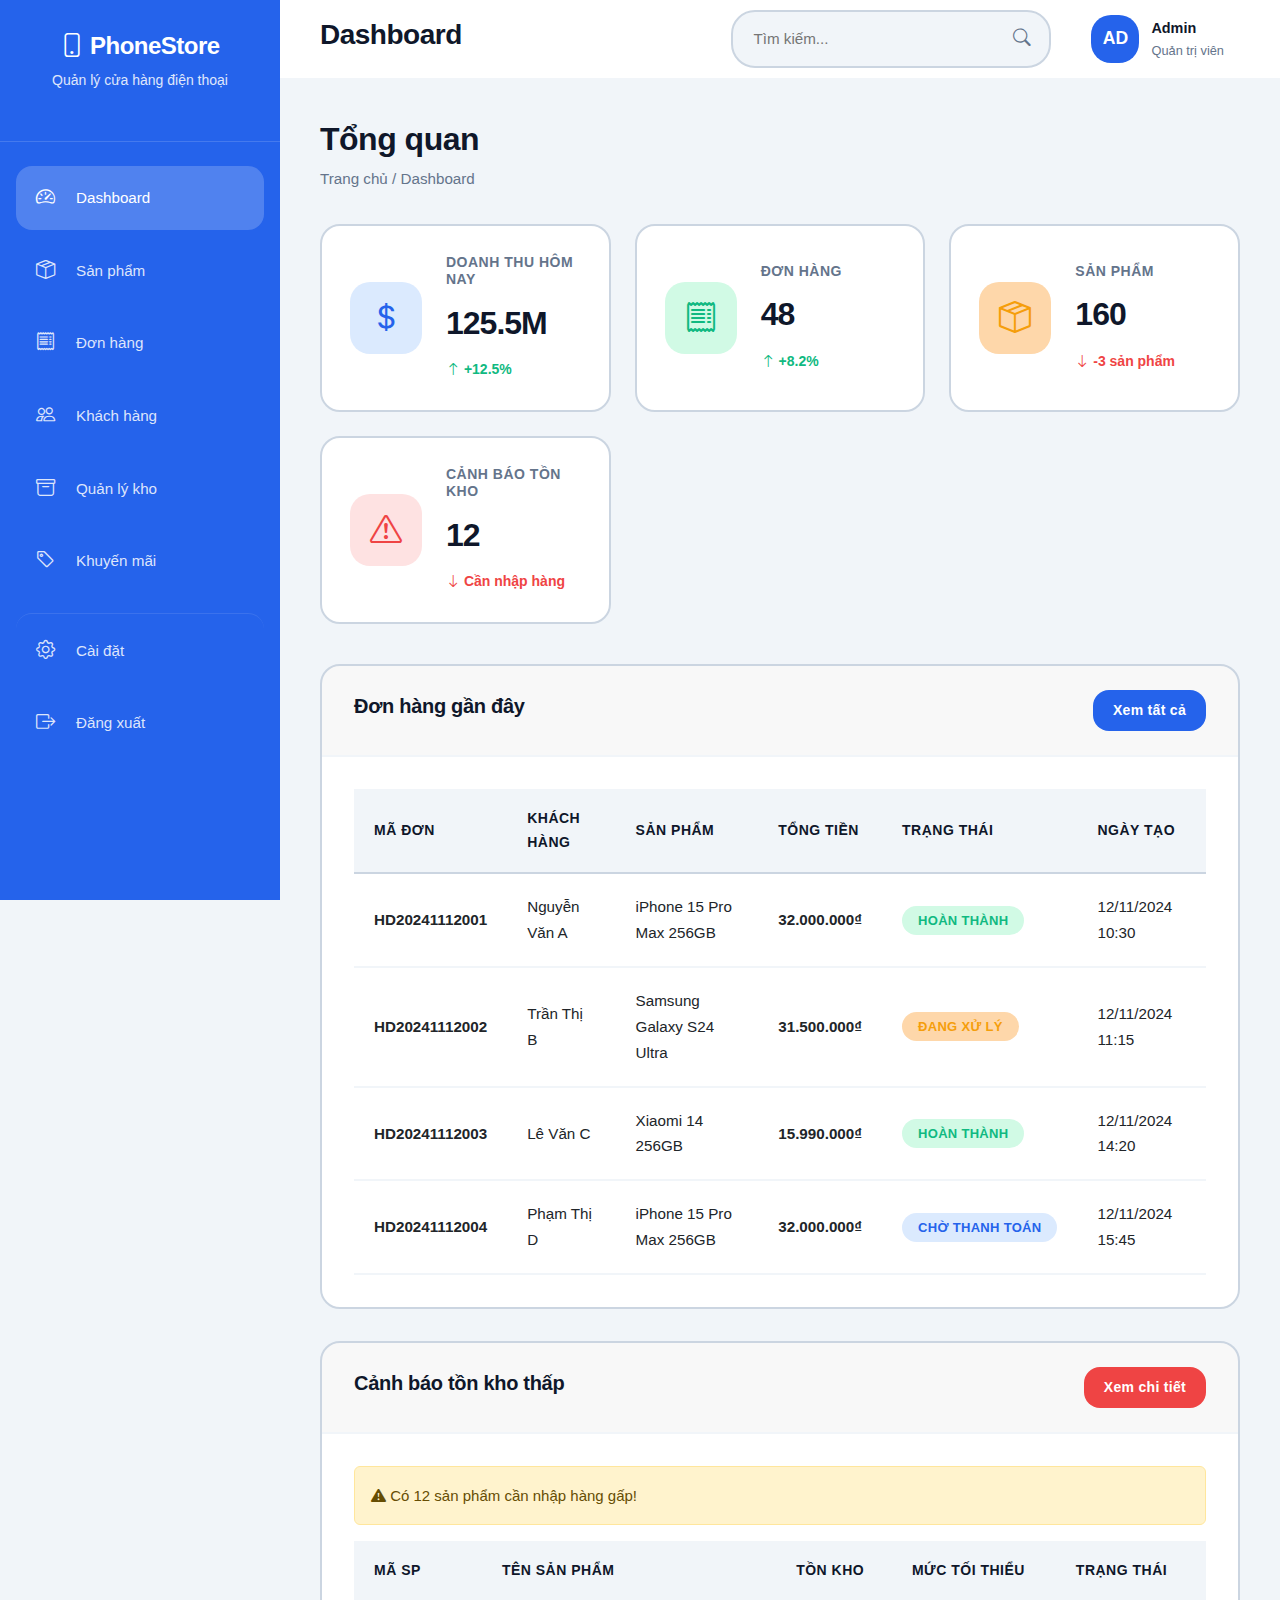
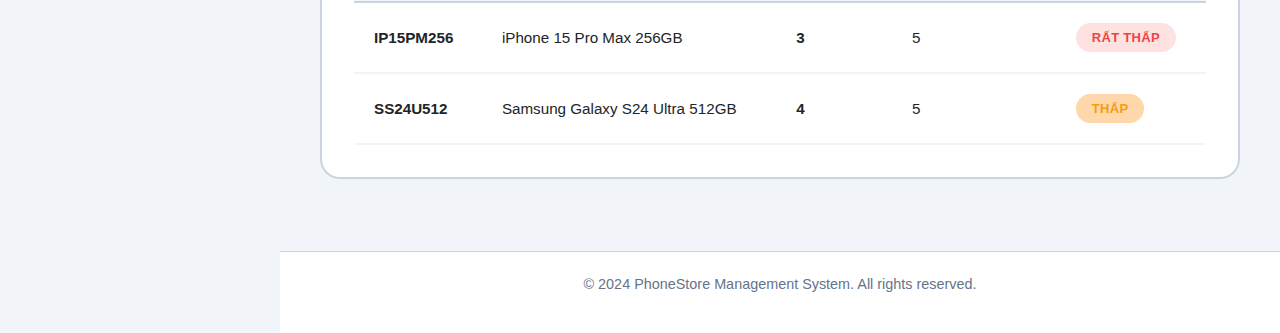
<file: pages/index.html>
<!DOCTYPE html>
<html lang="vi">
<head>
  <meta charset="UTF-8">
  <meta name="viewport" content="width=device-width, initial-scale=1.0">
  <title>Dashboard - PhoneStore Management</title>
  
  <!-- Bootstrap CSS -->
  <link href="https://cdn.jsdelivr.net/npm/bootstrap@5.3.0/dist/css/bootstrap.min.css" rel="stylesheet">
  <!-- Bootstrap Icons -->
  <link rel="stylesheet" href="https://cdn.jsdelivr.net/npm/bootstrap-icons@1.11.0/font/bootstrap-icons.css">
  <!-- Custom CSS -->
  <link rel="stylesheet" href="../assets/css/style.css">
  <link rel="stylesheet" href="../assets/css/components.css">
</head>
<body>
  <div class="wrapper">
    <!-- Sidebar -->
    <aside class="sidebar">
      <div class="sidebar-brand">
        <h3><i class="bi bi-phone"></i> PhoneStore</h3>
        <p>Quản lý cửa hàng điện thoại</p>
      </div>
      <ul class="sidebar-menu">
        <li><a href="index.html" class="active"><i class="bi bi-speedometer2"></i><span>Dashboard</span></a></li>
        <li><a href="products.html"><i class="bi bi-box-seam"></i><span>Sản phẩm</span></a></li>
        <li><a href="orders.html"><i class="bi bi-receipt"></i><span>Đơn hàng</span></a></li>
        <li><a href="customers.html"><i class="bi bi-people"></i><span>Khách hàng</span></a></li>
        <li><a href="inventory.html"><i class="bi bi-archive"></i><span>Quản lý kho</span></a></li>
        <li><a href="promotions.html"><i class="bi bi-tag"></i><span>Khuyến mãi</span></a></li>
        <li><a href="#" style="margin-top: 20px; border-top: 1px solid rgba(255,255,255,0.1); padding-top: 20px;"><i class="bi bi-gear"></i><span>Cài đặt</span></a></li>
        <li><a href="#"><i class="bi bi-box-arrow-right"></i><span>Đăng xuất</span></a></li>
      </ul>
    </aside>

    <!-- Main Content -->
    <div class="main-content">
      <!-- Header -->
      <header class="header">
        <div class="header-left">
          <h2>Dashboard</h2>
        </div>
        <div class="header-right">
          <div class="header-search">
            <input type="text" placeholder="Tìm kiếm...">
            <i class="bi bi-search"></i>
          </div>
          <div class="header-user">
            <div class="user-avatar">AD</div>
            <div class="user-info">
              <div style="font-weight: 600; font-size: 0.9rem;">Admin</div>
              <div style="font-size: 0.8rem; color: var(--secondary);">Quản trị viên</div>
            </div>
          </div>
        </div>
      </header>

      <!-- Content -->
      <div class="content">
        <div class="page-title">
          <h1>Tổng quan</h1>
          <div class="breadcrumb">Trang chủ / Dashboard</div>
        </div>

        <!-- Stats Cards -->
        <div class="stats-grid">
          <div class="stat-card">
            <div class="stat-icon blue">
              <i class="bi bi-currency-dollar"></i>
            </div>
            <div class="stat-info">
              <h4>Doanh thu hôm nay</h4>
              <div class="stat-value">125.5M</div>
              <div class="stat-change up"><i class="bi bi-arrow-up"></i> +12.5%</div>
            </div>
          </div>

          <div class="stat-card">
            <div class="stat-icon green">
              <i class="bi bi-receipt"></i>
            </div>
            <div class="stat-info">
              <h4>Đơn hàng</h4>
              <div class="stat-value">48</div>
              <div class="stat-change up"><i class="bi bi-arrow-up"></i> +8.2%</div>
            </div>
          </div>

          <div class="stat-card">
            <div class="stat-icon orange">
              <i class="bi bi-box-seam"></i>
            </div>
            <div class="stat-info">
              <h4>Sản phẩm</h4>
              <div class="stat-value">160</div>
              <div class="stat-change down"><i class="bi bi-arrow-down"></i> -3 sản phẩm</div>
            </div>
          </div>

          <div class="stat-card">
            <div class="stat-icon red">
              <i class="bi bi-exclamation-triangle"></i>
            </div>
            <div class="stat-info">
              <h4>Cảnh báo tồn kho</h4>
              <div class="stat-value">12</div>
              <div class="stat-change down"><i class="bi bi-arrow-down"></i> Cần nhập hàng</div>
            </div>
          </div>
        </div>

        <!-- Recent Orders -->
        <div class="card">
          <div class="card-header">
            <h3>Đơn hàng gần đây</h3>
            <a href="orders.html" class="btn btn-primary btn-sm">Xem tất cả</a>
          </div>
          <div class="card-body">
            <div class="table-responsive">
              <table>
                <thead>
                  <tr>
                    <th>Mã đơn</th>
                    <th>Khách hàng</th>
                    <th>Sản phẩm</th>
                    <th>Tổng tiền</th>
                    <th>Trạng thái</th>
                    <th>Ngày tạo</th>
                  </tr>
                </thead>
                <tbody>
                  <tr>
                    <td><strong>HD20241112001</strong></td>
                    <td>Nguyễn Văn A</td>
                    <td>iPhone 15 Pro Max 256GB</td>
                    <td><strong>32.000.000₫</strong></td>
                    <td><span class="badge badge-success">Hoàn thành</span></td>
                    <td>12/11/2024 10:30</td>
                  </tr>
                  <tr>
                    <td><strong>HD20241112002</strong></td>
                    <td>Trần Thị B</td>
                    <td>Samsung Galaxy S24 Ultra</td>
                    <td><strong>31.500.000₫</strong></td>
                    <td><span class="badge badge-warning">Đang xử lý</span></td>
                    <td>12/11/2024 11:15</td>
                  </tr>
                  <tr>
                    <td><strong>HD20241112003</strong></td>
                    <td>Lê Văn C</td>
                    <td>Xiaomi 14 256GB</td>
                    <td><strong>15.990.000₫</strong></td>
                    <td><span class="badge badge-success">Hoàn thành</span></td>
                    <td>12/11/2024 14:20</td>
                  </tr>
                  <tr>
                    <td><strong>HD20241112004</strong></td>
                    <td>Phạm Thị D</td>
                    <td>iPhone 15 Pro Max 256GB</td>
                    <td><strong>32.000.000₫</strong></td>
                    <td><span class="badge badge-primary">Chờ thanh toán</span></td>
                    <td>12/11/2024 15:45</td>
                  </tr>
                </tbody>
              </table>
            </div>
          </div>
        </div>

        <!-- Low Stock Alert -->
        <div class="card">
          <div class="card-header">
            <h3>Cảnh báo tồn kho thấp</h3>
            <a href="inventory.html" class="btn btn-danger btn-sm">Xem chi tiết</a>
          </div>
          <div class="card-body">
            <div class="alert alert-warning">
              <i class="bi bi-exclamation-triangle-fill"></i>
              <span>Có 12 sản phẩm cần nhập hàng gấp!</span>
            </div>
            <div class="table-responsive">
              <table>
                <thead>
                  <tr>
                    <th>Mã SP</th>
                    <th>Tên sản phẩm</th>
                    <th>Tồn kho</th>
                    <th>Mức tối thiểu</th>
                    <th>Trạng thái</th>
                  </tr>
                </thead>
                <tbody>
                  <tr>
                    <td><strong>IP15PM256</strong></td>
                    <td>iPhone 15 Pro Max 256GB</td>
                    <td><strong>3</strong></td>
                    <td>5</td>
                    <td><span class="badge badge-danger">Rất thấp</span></td>
                  </tr>
                  <tr>
                    <td><strong>SS24U512</strong></td>
                    <td>Samsung Galaxy S24 Ultra 512GB</td>
                    <td><strong>4</strong></td>
                    <td>5</td>
                    <td><span class="badge badge-warning">Thấp</span></td>
                  </tr>
                </tbody>
              </table>
            </div>
          </div>
        </div>
      </div>

      <!-- Footer -->
      <footer style="background: white; padding: 20px 30px; text-align: center; border-top: 1px solid var(--border); margin-top: auto;">
        <p style="color: var(--secondary); font-size: 0.9rem;">
          &copy; 2024 PhoneStore Management System. All rights reserved.
        </p>
      </footer>
    </div>
  </div>

  <!-- Bootstrap JS -->
  <script src="https://cdn.jsdelivr.net/npm/bootstrap@5.3.0/dist/js/bootstrap.bundle.min.js"></script>
  <!-- Custom JS -->
  <script src="../assets/js/main.js"></script>
</body>
</html>
</file>
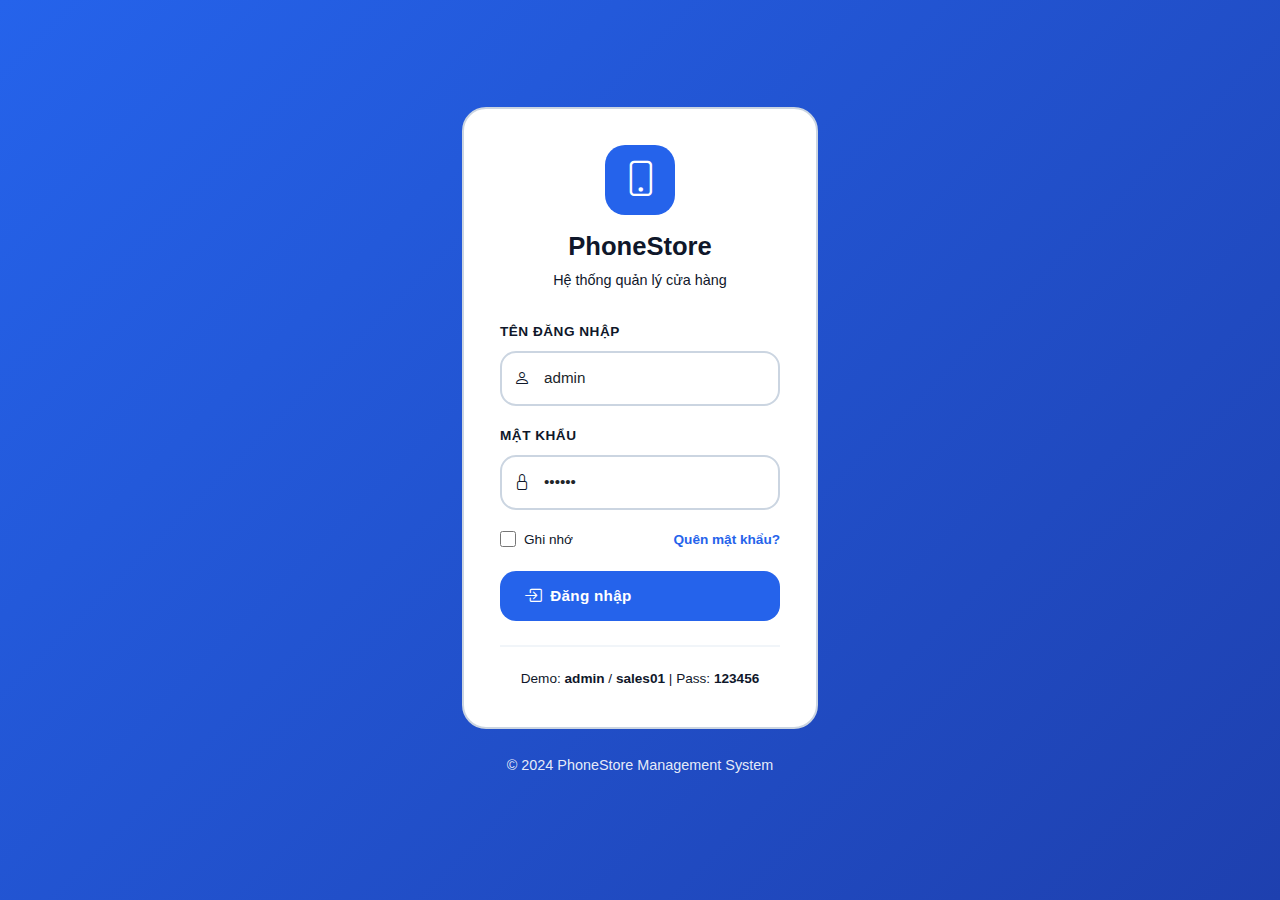
<file: login.html>
<!DOCTYPE html>
<html lang="vi">
<head>
  <meta charset="UTF-8">
  <meta name="viewport" content="width=device-width, initial-scale=1.0">
  <title>Đăng nhập - PhoneStore Management</title>
  <link href="https://cdn.jsdelivr.net/npm/bootstrap@5.3.0/dist/css/bootstrap.min.css" rel="stylesheet">
  <link rel="stylesheet" href="https://cdn.jsdelivr.net/npm/bootstrap-icons@1.11.0/font/bootstrap-icons.css">
  <link rel="stylesheet" href="assets/css/style.css">
</head>
<body style="background: linear-gradient(135deg, var(--primary) 0%, var(--primary-dark) 100%); min-height: 100vh; display: flex; align-items: center; justify-content: center;">
  
  <div class="container">
    <div class="row justify-content-center">
      <div class="col-md-5 col-lg-4">
        
        <!-- Login Card -->
        <div style="background: var(--white); border-radius: var(--radius-xl); padding: 36px; border: 2px solid var(--border);">
          
          <!-- Logo & Title -->
          <div style="text-align: center; margin-bottom: 28px;">
            <div style="width: 70px; height: 70px; background: var(--primary); border-radius: var(--radius-lg); display: flex; align-items: center; justify-content: center; margin: 0 auto 16px; font-size: 2.2rem; color: white;">
              <i class="bi bi-phone"></i>
            </div>
            <h1 style="font-size: 1.6rem; font-weight: 700; color: var(--dark); margin-bottom: 6px;">PhoneStore</h1>
            <p style="color: var(--text-muted); font-size: 0.9rem; font-weight: 500;">Hệ thống quản lý cửa hàng</p>
          </div>

          <!-- Login Form -->
          <form action="pages/index.html" method="get">
            
            <!-- Username -->
            <div class="form-group" style="margin-bottom: 18px;">
              <label for="username" style="margin-bottom: 8px; font-size: 0.85rem;">Tên đăng nhập</label>
              <div style="position: relative;">
                <input 
                  type="text" 
                  id="username" 
                  name="username" 
                  class="form-control" 
                  placeholder="admin hoặc sales01"
                  required
                  style="padding-left: 42px;"
                  value="admin"
                >
                <i class="bi bi-person" style="position: absolute; left: 14px; top: 50%; transform: translateY(-50%); color: var(--text-muted); font-size: 1rem;"></i>
              </div>
            </div>

            <!-- Password -->
            <div class="form-group" style="margin-bottom: 18px;">
              <label for="password" style="margin-bottom: 8px; font-size: 0.85rem;">Mật khẩu</label>
              <div style="position: relative;">
                <input 
                  type="password" 
                  id="password" 
                  name="password" 
                  class="form-control" 
                  placeholder="123456"
                  required
                  style="padding-left: 42px;"
                  value="123456"
                >
                <i class="bi bi-lock" style="position: absolute; left: 14px; top: 50%; transform: translateY(-50%); color: var(--text-muted); font-size: 1rem;"></i>
              </div>
            </div>

            <!-- Remember Me & Forgot -->
            <div style="display: flex; align-items: center; justify-content: space-between; margin-bottom: 20px;">
              <label style="display: flex; align-items: center; gap: 8px; cursor: pointer; margin: 0;">
                <input type="checkbox" name="remember" style="width: 16px; height: 16px; cursor: pointer;">
                <span style="font-size: 0.85rem; color: var(--dark); font-weight: 500;">Ghi nhớ</span>
              </label>
              <a href="#" style="font-size: 0.85rem; color: var(--primary); text-decoration: none; font-weight: 600;">Quên mật khẩu?</a>
            </div>

            <!-- Login Button -->
            <button type="submit" class="btn btn-primary" style="width: 100%; padding: 12px 24px; font-size: 0.95rem; font-weight: 700;">
              <i class="bi bi-box-arrow-in-right" style="font-size: 1.1rem;"></i>
              <span>Đăng nhập</span>
            </button>

          </form>

          <!-- Demo Info -->
          <div style="margin-top: 24px; padding-top: 20px; border-top: 2px solid var(--light); text-align: center;">
            <p style="color: var(--text-muted); font-size: 0.85rem; margin: 0;">
              Demo: <strong style="color: var(--dark);">admin</strong> / <strong style="color: var(--dark);">sales01</strong> | Pass: <strong style="color: var(--dark);">123456</strong>
            </p>
          </div>

        </div>

        <!-- Footer -->
        <p style="text-align: center; margin-top: 24px; color: rgba(255,255,255,0.9); font-size: 0.9rem; font-weight: 500;">
          &copy; 2024 PhoneStore Management System
        </p>

      </div>
    </div>
  </div>

  <script src="https://cdn.jsdelivr.net/npm/bootstrap@5.3.0/dist/js/bootstrap.bundle.min.js"></script>
</body>
</html>
</file>
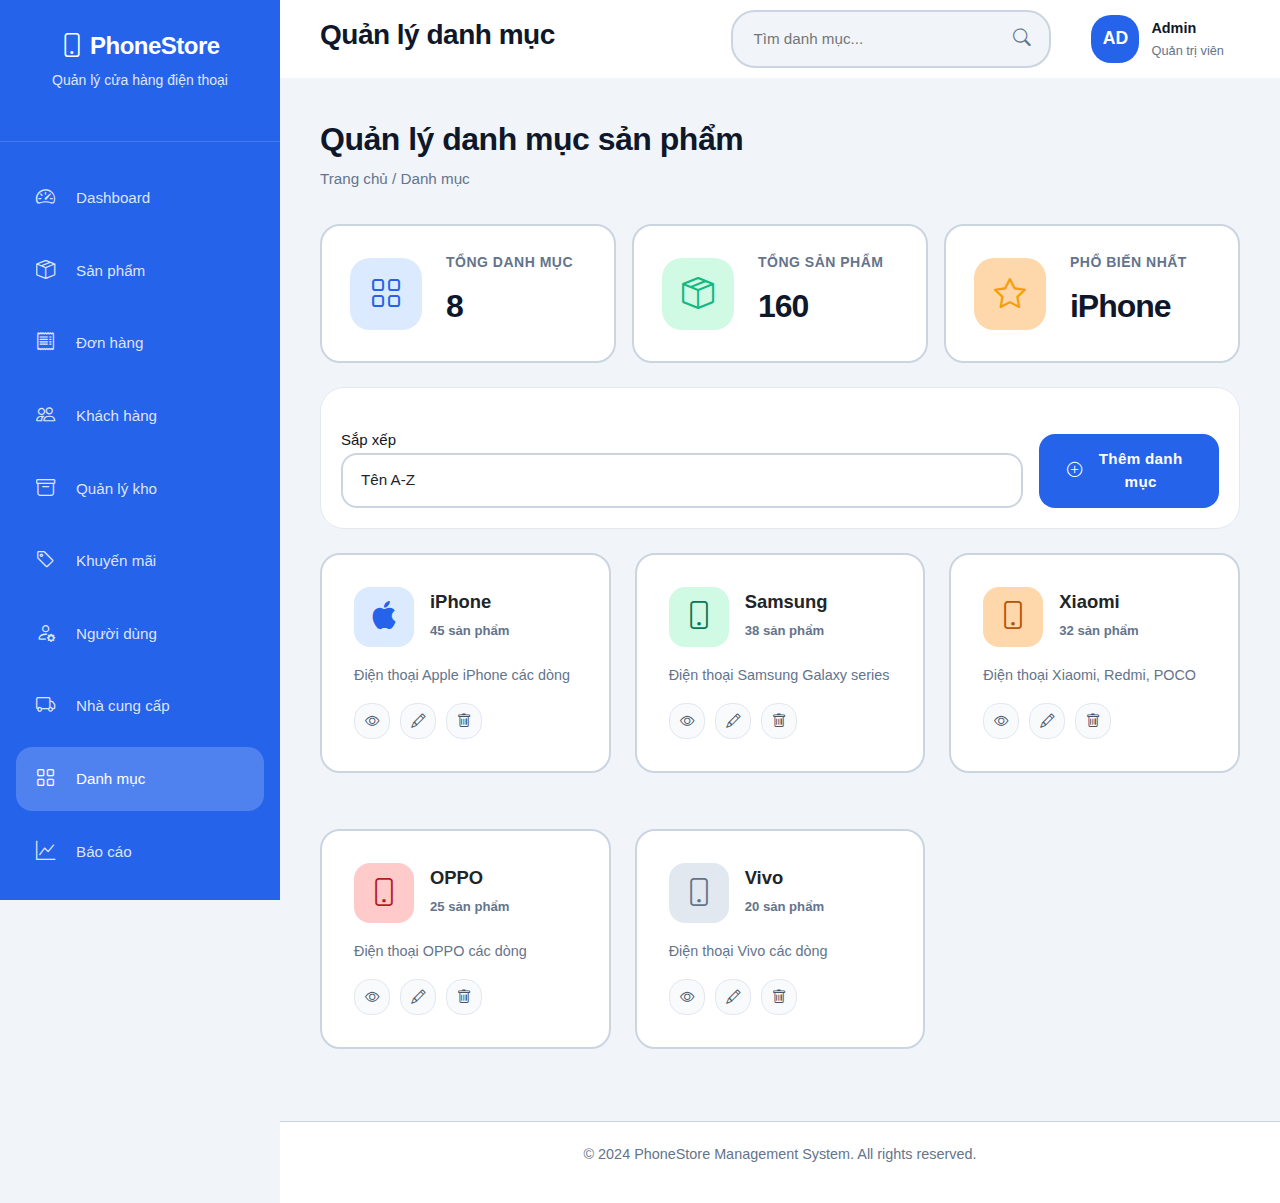
<file: pages/categories.html>
<!DOCTYPE html>
<html lang="vi">
<head>
  <meta charset="UTF-8">
  <meta name="viewport" content="width=device-width, initial-scale=1.0">
  <title>Quản lý danh mục - PhoneStore</title>
  <link href="https://cdn.jsdelivr.net/npm/bootstrap@5.3.0/dist/css/bootstrap.min.css" rel="stylesheet">
  <link rel="stylesheet" href="https://cdn.jsdelivr.net/npm/bootstrap-icons@1.11.0/font/bootstrap-icons.css">
  <link rel="stylesheet" href="../assets/css/style.css">
  <link rel="stylesheet" href="../assets/css/components.css">
</head>
<body>
  <div class="wrapper">
    <aside class="sidebar">
      <div class="sidebar-brand">
        <h3><i class="bi bi-phone"></i> PhoneStore</h3>
        <p>Quản lý cửa hàng điện thoại</p>
      </div>
      <ul class="sidebar-menu">
        <li><a href="index.html"><i class="bi bi-speedometer2"></i><span>Dashboard</span></a></li>
        <li><a href="products.html"><i class="bi bi-box-seam"></i><span>Sản phẩm</span></a></li>
        <li><a href="orders.html"><i class="bi bi-receipt"></i><span>Đơn hàng</span></a></li>
        <li><a href="customers.html"><i class="bi bi-people"></i><span>Khách hàng</span></a></li>
        <li><a href="inventory.html"><i class="bi bi-archive"></i><span>Quản lý kho</span></a></li>
        <li><a href="promotions.html"><i class="bi bi-tag"></i><span>Khuyến mãi</span></a></li>
        <li class="menu-divider"><a href="users.html"><i class="bi bi-person-gear"></i><span>Người dùng</span></a></li>
        <li><a href="suppliers.html"><i class="bi bi-truck"></i><span>Nhà cung cấp</span></a></li>
        <li><a href="categories.html" class="active"><i class="bi bi-grid"></i><span>Danh mục</span></a></li>
        <li><a href="reports.html"><i class="bi bi-graph-up"></i><span>Báo cáo</span></a></li>
        <li><a href="#"><i class="bi bi-box-arrow-right"></i><span>Đăng xuất</span></a></li>
      </ul>
    </aside>

    <div class="main-content">
      <header class="header">
        <div class="header-left">
          <h2>Quản lý danh mục</h2>
        </div>
        <div class="header-right">
          <div class="header-search">
            <input type="text" placeholder="Tìm danh mục...">
            <i class="bi bi-search"></i>
          </div>
          <div class="header-user">
            <div class="user-avatar">AD</div>
            <div class="user-info">
              <div style="font-weight: 600; font-size: 0.9rem;">Admin</div>
              <div style="font-size: 0.8rem; color: var(--text-muted);">Quản trị viên</div>
            </div>
          </div>
        </div>
      </header>

      <div class="content">
        <div class="page-title">
          <h1>Quản lý danh mục sản phẩm</h1>
          <div class="breadcrumb">Trang chủ / Danh mục</div>
        </div>

        <!-- Stats -->
        <div class="row g-3 mb-4">
          <div class="col-md-4">
            <div class="stat-card">
              <div class="stat-icon blue">
                <i class="bi bi-grid"></i>
              </div>
              <div class="stat-info">
                <h4>Tổng danh mục</h4>
                <div class="stat-value">8</div>
              </div>
            </div>
          </div>
          <div class="col-md-4">
            <div class="stat-card">
              <div class="stat-icon green">
                <i class="bi bi-box-seam"></i>
              </div>
              <div class="stat-info">
                <h4>Tổng sản phẩm</h4>
                <div class="stat-value">160</div>
              </div>
            </div>
          </div>
          <div class="col-md-4">
            <div class="stat-card">
              <div class="stat-icon orange">
                <i class="bi bi-star"></i>
              </div>
              <div class="stat-info">
                <h4>Phổ biến nhất</h4>
                <div class="stat-value">iPhone</div>
              </div>
            </div>
          </div>
        </div>

        <!-- Filter -->
        <div class="filter-bar">
          <div class="filter-row">
            <div class="filter-group">
              <label>Sắp xếp</label>
              <select class="form-control">
                <option>Tên A-Z</option>
                <option>Tên Z-A</option>
                <option>Nhiều sản phẩm nhất</option>
                <option>Ít sản phẩm nhất</option>
              </select>
            </div>
            <div class="filter-group" style="flex: 0;">
              <label>&nbsp;</label>
              <button class="btn btn-primary">
                <i class="bi bi-plus-circle"></i> Thêm danh mục
              </button>
            </div>
          </div>
        </div>

        <!-- Categories Grid -->
        <div class="row g-4">
          <div class="col-md-6 col-lg-4">
            <div class="card">
              <div class="card-body">
                <div style="display: flex; align-items: center; gap: 16px; margin-bottom: 16px;">
                  <div style="width: 60px; height: 60px; background: #dbeafe; border-radius: var(--radius-md); display: flex; align-items: center; justify-content: center; font-size: 1.75rem; color: var(--primary);">
                    <i class="bi bi-apple"></i>
                  </div>
                  <div style="flex: 1;">
                    <h4 style="font-size: 1.15rem; font-weight: 700; margin-bottom: 4px;">iPhone</h4>
                    <small style="color: var(--text-muted); font-weight: 600;">45 sản phẩm</small>
                  </div>
                </div>
                <p style="color: var(--text-muted); font-size: 0.9rem; margin-bottom: 16px;">
                  Điện thoại Apple iPhone các dòng
                </p>
                <div style="display: flex; gap: 10px;">
                  <button class="action-btn view"><i class="bi bi-eye"></i></button>
                  <button class="action-btn edit"><i class="bi bi-pencil"></i></button>
                  <button class="action-btn delete"><i class="bi bi-trash"></i></button>
                </div>
              </div>
            </div>
          </div>

          <div class="col-md-6 col-lg-4">
            <div class="card">
              <div class="card-body">
                <div style="display: flex; align-items: center; gap: 16px; margin-bottom: 16px;">
                  <div style="width: 60px; height: 60px; background: #d1fae5; border-radius: var(--radius-md); display: flex; align-items: center; justify-content: center; font-size: 1.75rem; color: #047857;">
                    <i class="bi bi-phone"></i>
                  </div>
                  <div style="flex: 1;">
                    <h4 style="font-size: 1.15rem; font-weight: 700; margin-bottom: 4px;">Samsung</h4>
                    <small style="color: var(--text-muted); font-weight: 600;">38 sản phẩm</small>
                  </div>
                </div>
                <p style="color: var(--text-muted); font-size: 0.9rem; margin-bottom: 16px;">
                  Điện thoại Samsung Galaxy series
                </p>
                <div style="display: flex; gap: 10px;">
                  <button class="action-btn view"><i class="bi bi-eye"></i></button>
                  <button class="action-btn edit"><i class="bi bi-pencil"></i></button>
                  <button class="action-btn delete"><i class="bi bi-trash"></i></button>
                </div>
              </div>
            </div>
          </div>

          <div class="col-md-6 col-lg-4">
            <div class="card">
              <div class="card-body">
                <div style="display: flex; align-items: center; gap: 16px; margin-bottom: 16px;">
                  <div style="width: 60px; height: 60px; background: #fed7aa; border-radius: var(--radius-md); display: flex; align-items: center; justify-content: center; font-size: 1.75rem; color: #b45309;">
                    <i class="bi bi-phone"></i>
                  </div>
                  <div style="flex: 1;">
                    <h4 style="font-size: 1.15rem; font-weight: 700; margin-bottom: 4px;">Xiaomi</h4>
                    <small style="color: var(--text-muted); font-weight: 600;">32 sản phẩm</small>
                  </div>
                </div>
                <p style="color: var(--text-muted); font-size: 0.9rem; margin-bottom: 16px;">
                  Điện thoại Xiaomi, Redmi, POCO
                </p>
                <div style="display: flex; gap: 10px;">
                  <button class="action-btn view"><i class="bi bi-eye"></i></button>
                  <button class="action-btn edit"><i class="bi bi-pencil"></i></button>
                  <button class="action-btn delete"><i class="bi bi-trash"></i></button>
                </div>
              </div>
            </div>
          </div>

          <div class="col-md-6 col-lg-4">
            <div class="card">
              <div class="card-body">
                <div style="display: flex; align-items: center; gap: 16px; margin-bottom: 16px;">
                  <div style="width: 60px; height: 60px; background: #fecaca; border-radius: var(--radius-md); display: flex; align-items: center; justify-content: center; font-size: 1.75rem; color: #b91c1c;">
                    <i class="bi bi-phone"></i>
                  </div>
                  <div style="flex: 1;">
                    <h4 style="font-size: 1.15rem; font-weight: 700; margin-bottom: 4px;">OPPO</h4>
                    <small style="color: var(--text-muted); font-weight: 600;">25 sản phẩm</small>
                  </div>
                </div>
                <p style="color: var(--text-muted); font-size: 0.9rem; margin-bottom: 16px;">
                  Điện thoại OPPO các dòng
                </p>
                <div style="display: flex; gap: 10px;">
                  <button class="action-btn view"><i class="bi bi-eye"></i></button>
                  <button class="action-btn edit"><i class="bi bi-pencil"></i></button>
                  <button class="action-btn delete"><i class="bi bi-trash"></i></button>
                </div>
              </div>
            </div>
          </div>

          <div class="col-md-6 col-lg-4">
            <div class="card">
              <div class="card-body">
                <div style="display: flex; align-items: center; gap: 16px; margin-bottom: 16px;">
                  <div style="width: 60px; height: 60px; background: #e2e8f0; border-radius: var(--radius-md); display: flex; align-items: center; justify-content: center; font-size: 1.75rem; color: var(--secondary);">
                    <i class="bi bi-phone"></i>
                  </div>
                  <div style="flex: 1;">
                    <h4 style="font-size: 1.15rem; font-weight: 700; margin-bottom: 4px;">Vivo</h4>
                    <small style="color: var(--text-muted); font-weight: 600;">20 sản phẩm</small>
                  </div>
                </div>
                <p style="color: var(--text-muted); font-size: 0.9rem; margin-bottom: 16px;">
                  Điện thoại Vivo các dòng
                </p>
                <div style="display: flex; gap: 10px;">
                  <button class="action-btn view"><i class="bi bi-eye"></i></button>
                  <button class="action-btn edit"><i class="bi bi-pencil"></i></button>
                  <button class="action-btn delete"><i class="bi bi-trash"></i></button>
                </div>
              </div>
            </div>
          </div>
        </div>
      </div>

      <footer style="background: white; padding: 20px 30px; text-align: center; border-top: 1px solid var(--border); margin-top: auto;">
        <p style="color: var(--text-muted); font-size: 0.9rem;">
          &copy; 2024 PhoneStore Management System. All rights reserved.
        </p>
      </footer>
    </div>
  </div>

  <script src="https://cdn.jsdelivr.net/npm/bootstrap@5.3.0/dist/js/bootstrap.bundle.min.js"></script>
  <script src="../assets/js/main.js"></script>
</body>
</html>
</file>
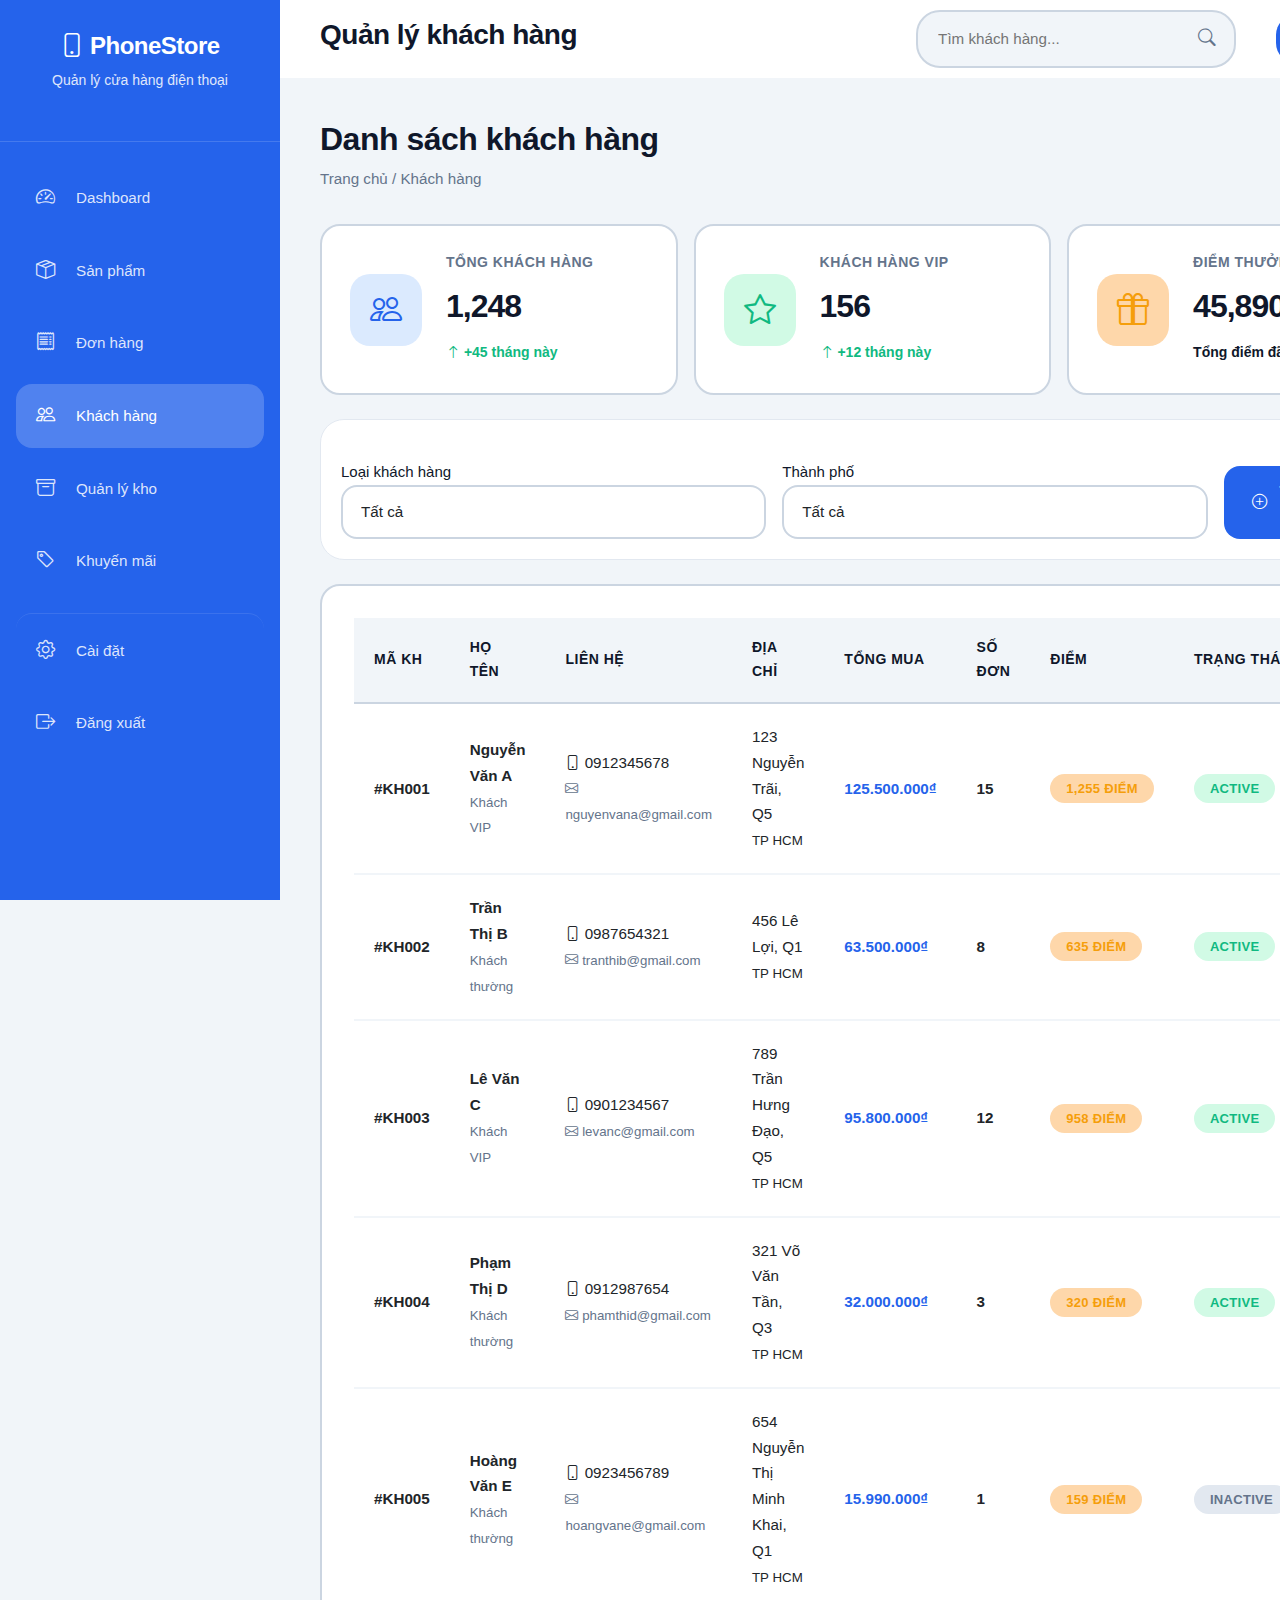
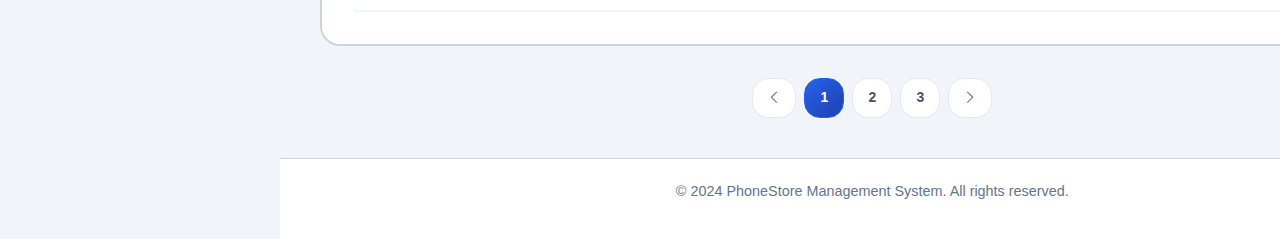
<file: pages/customers.html>
<!DOCTYPE html>
<html lang="vi">
<head>
  <meta charset="UTF-8">
  <meta name="viewport" content="width=device-width, initial-scale=1.0">
  <title>Quản lý khách hàng - PhoneStore</title>
  <link href="https://cdn.jsdelivr.net/npm/bootstrap@5.3.0/dist/css/bootstrap.min.css" rel="stylesheet">
  <link rel="stylesheet" href="https://cdn.jsdelivr.net/npm/bootstrap-icons@1.11.0/font/bootstrap-icons.css">
  <link rel="stylesheet" href="../assets/css/style.css">
  <link rel="stylesheet" href="../assets/css/components.css">
</head>
<body>
  <div class="wrapper">
    <aside class="sidebar">
      <div class="sidebar-brand">
        <h3><i class="bi bi-phone"></i> PhoneStore</h3>
        <p>Quản lý cửa hàng điện thoại</p>
      </div>
      <ul class="sidebar-menu">
        <li><a href="index.html"><i class="bi bi-speedometer2"></i><span>Dashboard</span></a></li>
        <li><a href="products.html"><i class="bi bi-box-seam"></i><span>Sản phẩm</span></a></li>
        <li><a href="orders.html"><i class="bi bi-receipt"></i><span>Đơn hàng</span></a></li>
        <li><a href="customers.html" class="active"><i class="bi bi-people"></i><span>Khách hàng</span></a></li>
        <li><a href="inventory.html"><i class="bi bi-archive"></i><span>Quản lý kho</span></a></li>
        <li><a href="promotions.html"><i class="bi bi-tag"></i><span>Khuyến mãi</span></a></li>
        <li><a href="#" style="margin-top: 20px; border-top: 1px solid rgba(255,255,255,0.1); padding-top: 20px;"><i class="bi bi-gear"></i><span>Cài đặt</span></a></li>
        <li><a href="#"><i class="bi bi-box-arrow-right"></i><span>Đăng xuất</span></a></li>
      </ul>
    </aside>

    <div class="main-content">
      <header class="header">
        <div class="header-left">
          <h2>Quản lý khách hàng</h2>
        </div>
        <div class="header-right">
          <div class="header-search">
            <input type="text" placeholder="Tìm khách hàng...">
            <i class="bi bi-search"></i>
          </div>
          <div class="header-user">
            <div class="user-avatar">AD</div>
            <div class="user-info">
              <div style="font-weight: 600; font-size: 0.9rem;">Admin</div>
              <div style="font-size: 0.8rem; color: var(--secondary);">Quản trị viên</div>
            </div>
          </div>
        </div>
      </header>

      <div class="content">
        <div class="page-title">
          <h1>Danh sách khách hàng</h1>
          <div class="breadcrumb">Trang chủ / Khách hàng</div>
        </div>

        <!-- Stats -->
        <div class="row g-3 mb-4">
          <div class="col-md-4">
            <div class="stat-card">
              <div class="stat-icon blue">
                <i class="bi bi-people"></i>
              </div>
              <div class="stat-info">
                <h4>Tổng khách hàng</h4>
                <div class="stat-value">1,248</div>
                <div class="stat-change up"><i class="bi bi-arrow-up"></i> +45 tháng này</div>
              </div>
            </div>
          </div>
          <div class="col-md-4">
            <div class="stat-card">
              <div class="stat-icon green">
                <i class="bi bi-star"></i>
              </div>
              <div class="stat-info">
                <h4>Khách hàng VIP</h4>
                <div class="stat-value">156</div>
                <div class="stat-change up"><i class="bi bi-arrow-up"></i> +12 tháng này</div>
              </div>
            </div>
          </div>
          <div class="col-md-4">
            <div class="stat-card">
              <div class="stat-icon orange">
                <i class="bi bi-gift"></i>
              </div>
              <div class="stat-info">
                <h4>Điểm thưởng</h4>
                <div class="stat-value">45,890</div>
                <div class="stat-change">Tổng điểm đã tích lũy</div>
              </div>
            </div>
          </div>
        </div>

        <!-- Filter -->
        <div class="filter-bar">
          <div class="filter-row">
            <div class="filter-group">
              <label>Loại khách hàng</label>
              <select class="form-control">
                <option>Tất cả</option>
                <option>Khách VIP</option>
                <option>Khách thường</option>
              </select>
            </div>
            <div class="filter-group">
              <label>Thành phố</label>
              <select class="form-control">
                <option>Tất cả</option>
                <option>TP HCM</option>
                <option>Hà Nội</option>
                <option>Đà Nẵng</option>
              </select>
            </div>
            <div class="filter-group" style="flex: 0;">
              <label>&nbsp;</label>
              <button class="btn btn-primary">
                <i class="bi bi-plus-circle"></i> Thêm khách hàng
              </button>
            </div>
          </div>
        </div>

        <!-- Customers Table -->
        <div class="card">
          <div class="card-body">
            <div class="table-responsive">
              <table>
                <thead>
                  <tr>
                    <th>Mã KH</th>
                    <th>Họ tên</th>
                    <th>Liên hệ</th>
                    <th>Địa chỉ</th>
                    <th>Tổng mua</th>
                    <th>Số đơn</th>
                    <th>Điểm</th>
                    <th>Trạng thái</th>
                    <th>Thao tác</th>
                  </tr>
                </thead>
                <tbody>
                  <tr>
                    <td><strong>#KH001</strong></td>
                    <td>
                      <div style="font-weight: 600;">Nguyễn Văn A</div>
                      <small style="color: var(--secondary);">Khách VIP</small>
                    </td>
                    <td>
                      <div><i class="bi bi-phone"></i> 0912345678</div>
                      <small style="color: var(--secondary);"><i class="bi bi-envelope"></i> nguyenvana@gmail.com</small>
                    </td>
                    <td>123 Nguyễn Trãi, Q5<br><small>TP HCM</small></td>
                    <td><strong style="color: var(--primary);">125.500.000₫</strong></td>
                    <td><strong>15</strong></td>
                    <td><span class="badge badge-warning">1,255 điểm</span></td>
                    <td><span class="badge badge-success">Active</span></td>
                    <td>
                      <button class="action-btn view"><i class="bi bi-eye"></i></button>
                      <button class="action-btn edit"><i class="bi bi-pencil"></i></button>
                    </td>
                  </tr>
                  <tr>
                    <td><strong>#KH002</strong></td>
                    <td>
                      <div style="font-weight: 600;">Trần Thị B</div>
                      <small style="color: var(--secondary);">Khách thường</small>
                    </td>
                    <td>
                      <div><i class="bi bi-phone"></i> 0987654321</div>
                      <small style="color: var(--secondary);"><i class="bi bi-envelope"></i> tranthib@gmail.com</small>
                    </td>
                    <td>456 Lê Lợi, Q1<br><small>TP HCM</small></td>
                    <td><strong style="color: var(--primary);">63.500.000₫</strong></td>
                    <td><strong>8</strong></td>
                    <td><span class="badge badge-warning">635 điểm</span></td>
                    <td><span class="badge badge-success">Active</span></td>
                    <td>
                      <button class="action-btn view"><i class="bi bi-eye"></i></button>
                      <button class="action-btn edit"><i class="bi bi-pencil"></i></button>
                    </td>
                  </tr>
                  <tr>
                    <td><strong>#KH003</strong></td>
                    <td>
                      <div style="font-weight: 600;">Lê Văn C</div>
                      <small style="color: var(--secondary);">Khách VIP</small>
                    </td>
                    <td>
                      <div><i class="bi bi-phone"></i> 0901234567</div>
                      <small style="color: var(--secondary);"><i class="bi bi-envelope"></i> levanc@gmail.com</small>
                    </td>
                    <td>789 Trần Hưng Đạo, Q5<br><small>TP HCM</small></td>
                    <td><strong style="color: var(--primary);">95.800.000₫</strong></td>
                    <td><strong>12</strong></td>
                    <td><span class="badge badge-warning">958 điểm</span></td>
                    <td><span class="badge badge-success">Active</span></td>
                    <td>
                      <button class="action-btn view"><i class="bi bi-eye"></i></button>
                      <button class="action-btn edit"><i class="bi bi-pencil"></i></button>
                    </td>
                  </tr>
                  <tr>
                    <td><strong>#KH004</strong></td>
                    <td>
                      <div style="font-weight: 600;">Phạm Thị D</div>
                      <small style="color: var(--secondary);">Khách thường</small>
                    </td>
                    <td>
                      <div><i class="bi bi-phone"></i> 0912987654</div>
                      <small style="color: var(--secondary);"><i class="bi bi-envelope"></i> phamthid@gmail.com</small>
                    </td>
                    <td>321 Võ Văn Tần, Q3<br><small>TP HCM</small></td>
                    <td><strong style="color: var(--primary);">32.000.000₫</strong></td>
                    <td><strong>3</strong></td>
                    <td><span class="badge badge-warning">320 điểm</span></td>
                    <td><span class="badge badge-success">Active</span></td>
                    <td>
                      <button class="action-btn view"><i class="bi bi-eye"></i></button>
                      <button class="action-btn edit"><i class="bi bi-pencil"></i></button>
                    </td>
                  </tr>
                  <tr>
                    <td><strong>#KH005</strong></td>
                    <td>
                      <div style="font-weight: 600;">Hoàng Văn E</div>
                      <small style="color: var(--secondary);">Khách thường</small>
                    </td>
                    <td>
                      <div><i class="bi bi-phone"></i> 0923456789</div>
                      <small style="color: var(--secondary);"><i class="bi bi-envelope"></i> hoangvane@gmail.com</small>
                    </td>
                    <td>654 Nguyễn Thị Minh Khai, Q1<br><small>TP HCM</small></td>
                    <td><strong style="color: var(--primary);">15.990.000₫</strong></td>
                    <td><strong>1</strong></td>
                    <td><span class="badge badge-warning">159 điểm</span></td>
                    <td><span class="badge badge-secondary">Inactive</span></td>
                    <td>
                      <button class="action-btn view"><i class="bi bi-eye"></i></button>
                      <button class="action-btn edit"><i class="bi bi-pencil"></i></button>
                    </td>
                  </tr>
                </tbody>
              </table>
            </div>
          </div>
        </div>

        <div class="pagination">
          <button><i class="bi bi-chevron-left"></i></button>
          <button class="active">1</button>
          <button>2</button>
          <button>3</button>
          <button><i class="bi bi-chevron-right"></i></button>
        </div>
      </div>

      <footer style="background: white; padding: 20px 30px; text-align: center; border-top: 1px solid var(--border); margin-top: auto;">
        <p style="color: var(--secondary); font-size: 0.9rem;">
          &copy; 2024 PhoneStore Management System. All rights reserved.
        </p>
      </footer>
    </div>
  </div>

  <script src="https://cdn.jsdelivr.net/npm/bootstrap@5.3.0/dist/js/bootstrap.bundle.min.js"></script>
  <script src="../assets/js/main.js"></script>
</body>
</html>
</file>
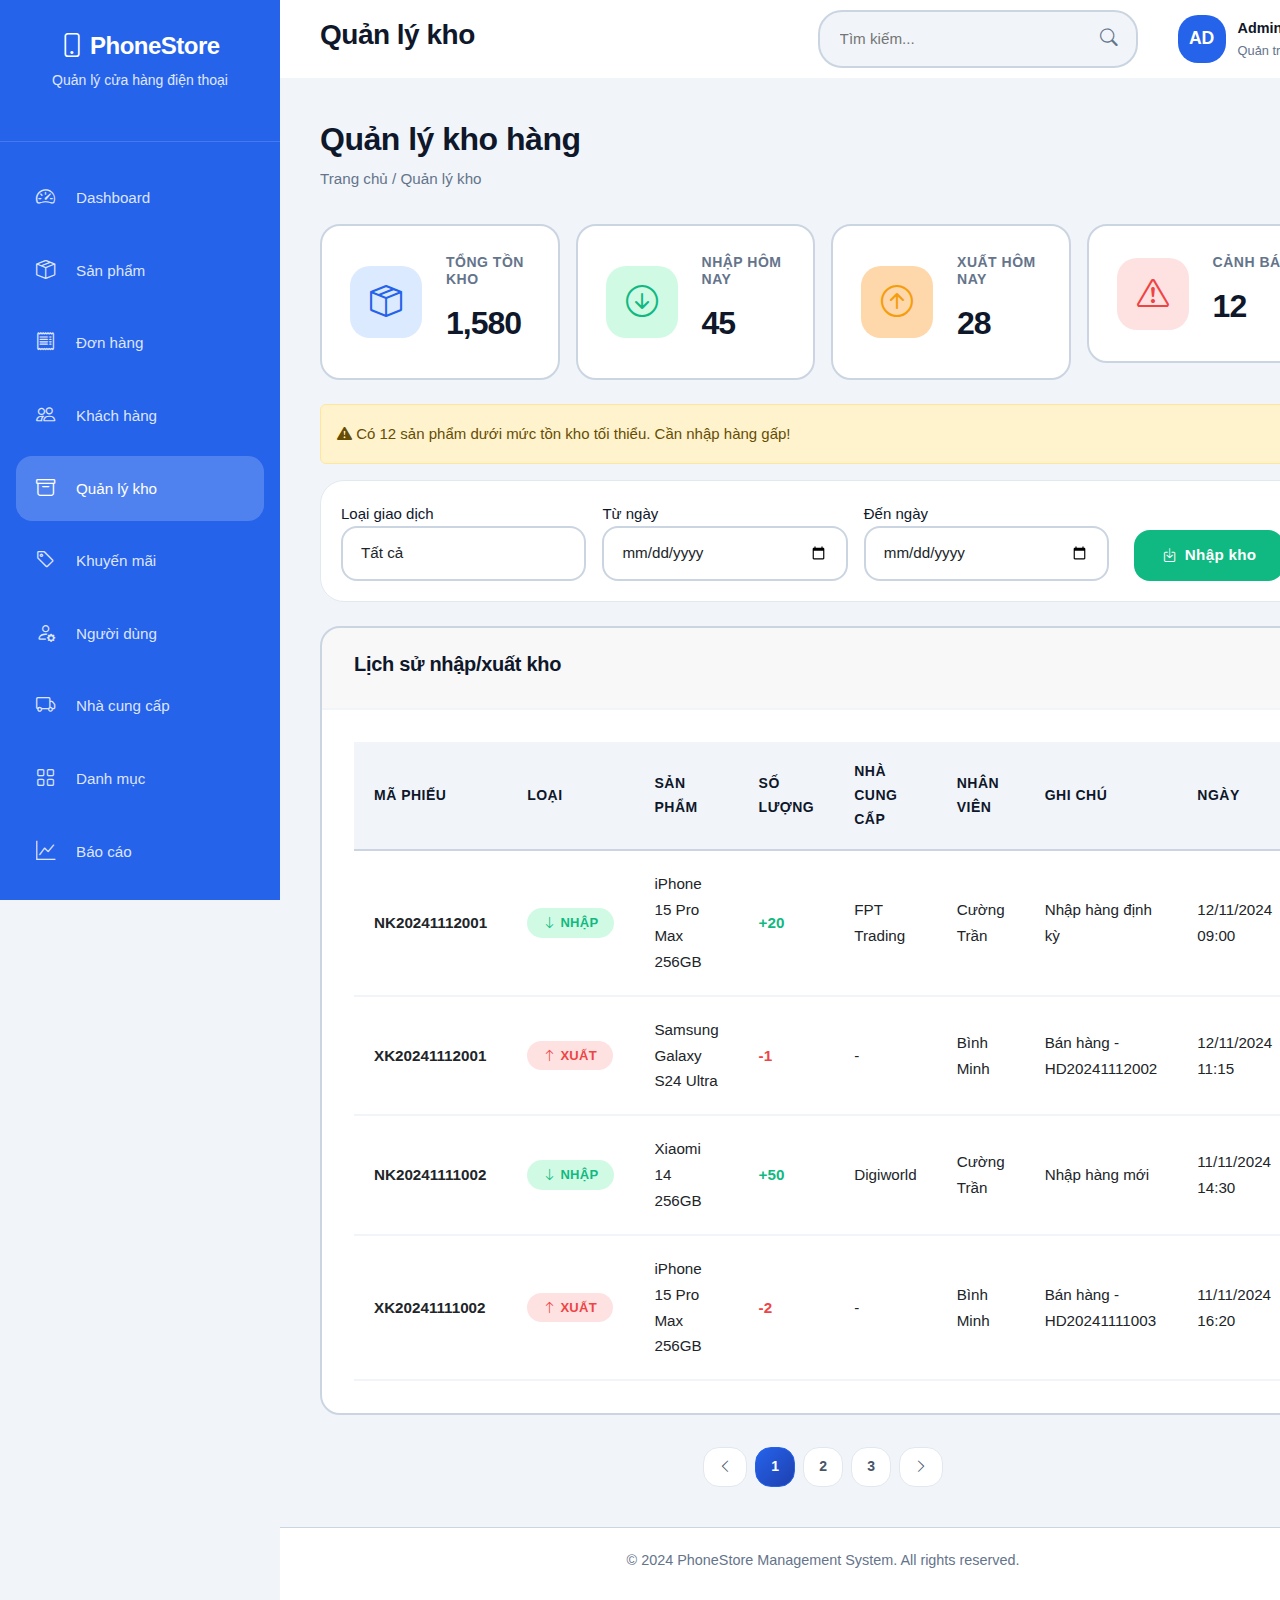
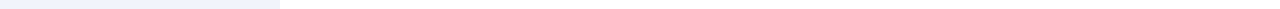
<file: pages/inventory.html>
<!DOCTYPE html>
<html lang="vi">
<head>
  <meta charset="UTF-8">
  <meta name="viewport" content="width=device-width, initial-scale=1.0">
  <title>Quản lý kho - PhoneStore</title>
  <link href="https://cdn.jsdelivr.net/npm/bootstrap@5.3.0/dist/css/bootstrap.min.css" rel="stylesheet">
  <link rel="stylesheet" href="https://cdn.jsdelivr.net/npm/bootstrap-icons@1.11.0/font/bootstrap-icons.css">
  <link rel="stylesheet" href="../assets/css/style.css">
  <link rel="stylesheet" href="../assets/css/components.css">
</head>
<body>
  <div class="wrapper">
    <aside class="sidebar">
      <div class="sidebar-brand">
        <h3><i class="bi bi-phone"></i> PhoneStore</h3>
        <p>Quản lý cửa hàng điện thoại</p>
      </div>
      <ul class="sidebar-menu">
        <li><a href="index.html"><i class="bi bi-speedometer2"></i><span>Dashboard</span></a></li>
        <li><a href="products.html"><i class="bi bi-box-seam"></i><span>Sản phẩm</span></a></li>
        <li><a href="orders.html"><i class="bi bi-receipt"></i><span>Đơn hàng</span></a></li>
        <li><a href="customers.html"><i class="bi bi-people"></i><span>Khách hàng</span></a></li>
        <li><a href="inventory.html" class="active"><i class="bi bi-archive"></i><span>Quản lý kho</span></a></li>
        <li><a href="promotions.html"><i class="bi bi-tag"></i><span>Khuyến mãi</span></a></li>
        <li class="menu-divider"><a href="users.html"><i class="bi bi-person-gear"></i><span>Người dùng</span></a></li>
        <li><a href="suppliers.html"><i class="bi bi-truck"></i><span>Nhà cung cấp</span></a></li>
        <li><a href="categories.html"><i class="bi bi-grid"></i><span>Danh mục</span></a></li>
        <li><a href="reports.html"><i class="bi bi-graph-up"></i><span>Báo cáo</span></a></li>
        <li><a href="#"><i class="bi bi-box-arrow-right"></i><span>Đăng xuất</span></a></li>
      </ul>
    </aside>

    <div class="main-content">
      <header class="header">
        <div class="header-left">
          <h2>Quản lý kho</h2>
        </div>
        <div class="header-right">
          <div class="header-search">
            <input type="text" placeholder="Tìm kiếm...">
            <i class="bi bi-search"></i>
          </div>
          <div class="header-user">
            <div class="user-avatar">AD</div>
            <div class="user-info">
              <div style="font-weight: 600; font-size: 0.9rem;">Admin</div>
              <div style="font-size: 0.8rem; color: var(--secondary);">Quản trị viên</div>
            </div>
          </div>
        </div>
      </header>

      <div class="content">
        <div class="page-title">
          <h1>Quản lý kho hàng</h1>
          <div class="breadcrumb">Trang chủ / Quản lý kho</div>
        </div>

        <!-- Stats -->
        <div class="row g-3 mb-4">
          <div class="col-md-3">
            <div class="stat-card">
              <div class="stat-icon blue">
                <i class="bi bi-box-seam"></i>
              </div>
              <div class="stat-info">
                <h4>Tổng tồn kho</h4>
                <div class="stat-value">1,580</div>
              </div>
            </div>
          </div>
          <div class="col-md-3">
            <div class="stat-card">
              <div class="stat-icon green">
                <i class="bi bi-arrow-down-circle"></i>
              </div>
              <div class="stat-info">
                <h4>Nhập hôm nay</h4>
                <div class="stat-value">45</div>
              </div>
            </div>
          </div>
          <div class="col-md-3">
            <div class="stat-card">
              <div class="stat-icon orange">
                <i class="bi bi-arrow-up-circle"></i>
              </div>
              <div class="stat-info">
                <h4>Xuất hôm nay</h4>
                <div class="stat-value">28</div>
              </div>
            </div>
          </div>
          <div class="col-md-3">
            <div class="stat-card">
              <div class="stat-icon red">
                <i class="bi bi-exclamation-triangle"></i>
              </div>
              <div class="stat-info">
                <h4>Cảnh báo</h4>
                <div class="stat-value">12</div>
              </div>
            </div>
          </div>
        </div>

        <!-- Alert -->
        <div class="alert alert-warning">
          <i class="bi bi-exclamation-triangle-fill"></i>
          <span>Có 12 sản phẩm dưới mức tồn kho tối thiểu. Cần nhập hàng gấp!</span>
        </div>

        <!-- Filter -->
        <div class="filter-bar">
          <div class="filter-row">
            <div class="filter-group">
              <label>Loại giao dịch</label>
              <select class="form-control">
                <option>Tất cả</option>
                <option>Nhập kho</option>
                <option>Xuất kho</option>
              </select>
            </div>
            <div class="filter-group">
              <label>Từ ngày</label>
              <input type="date" class="form-control">
            </div>
            <div class="filter-group">
              <label>Đến ngày</label>
              <input type="date" class="form-control">
            </div>
            <div class="filter-group" style="flex: 0;">
              <label>&nbsp;</label>
              <button class="btn btn-success">
                <i class="bi bi-box-arrow-in-down"></i> Nhập kho
              </button>
            </div>
          </div>
        </div>

        <!-- Stock Movements -->
        <div class="card">
          <div class="card-header">
            <h3>Lịch sử nhập/xuất kho</h3>
          </div>
          <div class="card-body">
            <div class="table-responsive">
              <table>
                <thead>
                  <tr>
                    <th>Mã phiếu</th>
                    <th>Loại</th>
                    <th>Sản phẩm</th>
                    <th>Số lượng</th>
                    <th>Nhà cung cấp</th>
                    <th>Nhân viên</th>
                    <th>Ghi chú</th>
                    <th>Ngày</th>
                  </tr>
                </thead>
                <tbody>
                  <tr>
                    <td><strong>NK20241112001</strong></td>
                    <td><span class="badge badge-success"><i class="bi bi-arrow-down"></i> Nhập</span></td>
                    <td>iPhone 15 Pro Max 256GB</td>
                    <td><strong style="color: var(--success);">+20</strong></td>
                    <td>FPT Trading</td>
                    <td>Cường Trần</td>
                    <td>Nhập hàng định kỳ</td>
                    <td>12/11/2024 09:00</td>
                  </tr>
                  <tr>
                    <td><strong>XK20241112001</strong></td>
                    <td><span class="badge badge-danger"><i class="bi bi-arrow-up"></i> Xuất</span></td>
                    <td>Samsung Galaxy S24 Ultra</td>
                    <td><strong style="color: var(--danger);">-1</strong></td>
                    <td>-</td>
                    <td>Bình Minh</td>
                    <td>Bán hàng - HD20241112002</td>
                    <td>12/11/2024 11:15</td>
                  </tr>
                  <tr>
                    <td><strong>NK20241111002</strong></td>
                    <td><span class="badge badge-success"><i class="bi bi-arrow-down"></i> Nhập</span></td>
                    <td>Xiaomi 14 256GB</td>
                    <td><strong style="color: var(--success);">+50</strong></td>
                    <td>Digiworld</td>
                    <td>Cường Trần</td>
                    <td>Nhập hàng mới</td>
                    <td>11/11/2024 14:30</td>
                  </tr>
                  <tr>
                    <td><strong>XK20241111002</strong></td>
                    <td><span class="badge badge-danger"><i class="bi bi-arrow-up"></i> Xuất</span></td>
                    <td>iPhone 15 Pro Max 256GB</td>
                    <td><strong style="color: var(--danger);">-2</strong></td>
                    <td>-</td>
                    <td>Bình Minh</td>
                    <td>Bán hàng - HD20241111003</td>
                    <td>11/11/2024 16:20</td>
                  </tr>
                </tbody>
              </table>
            </div>
          </div>
        </div>

        <div class="pagination">
          <button><i class="bi bi-chevron-left"></i></button>
          <button class="active">1</button>
          <button>2</button>
          <button>3</button>
          <button><i class="bi bi-chevron-right"></i></button>
        </div>
      </div>

      <footer style="background: white; padding: 20px 30px; text-align: center; border-top: 1px solid var(--border); margin-top: auto;">
        <p style="color: var(--secondary); font-size: 0.9rem;">
          &copy; 2024 PhoneStore Management System. All rights reserved.
        </p>
      </footer>
    </div>
  </div>

  <script src="https://cdn.jsdelivr.net/npm/bootstrap@5.3.0/dist/js/bootstrap.bundle.min.js"></script>
  <script src="../assets/js/main.js"></script>
</body>
</html>
</file>
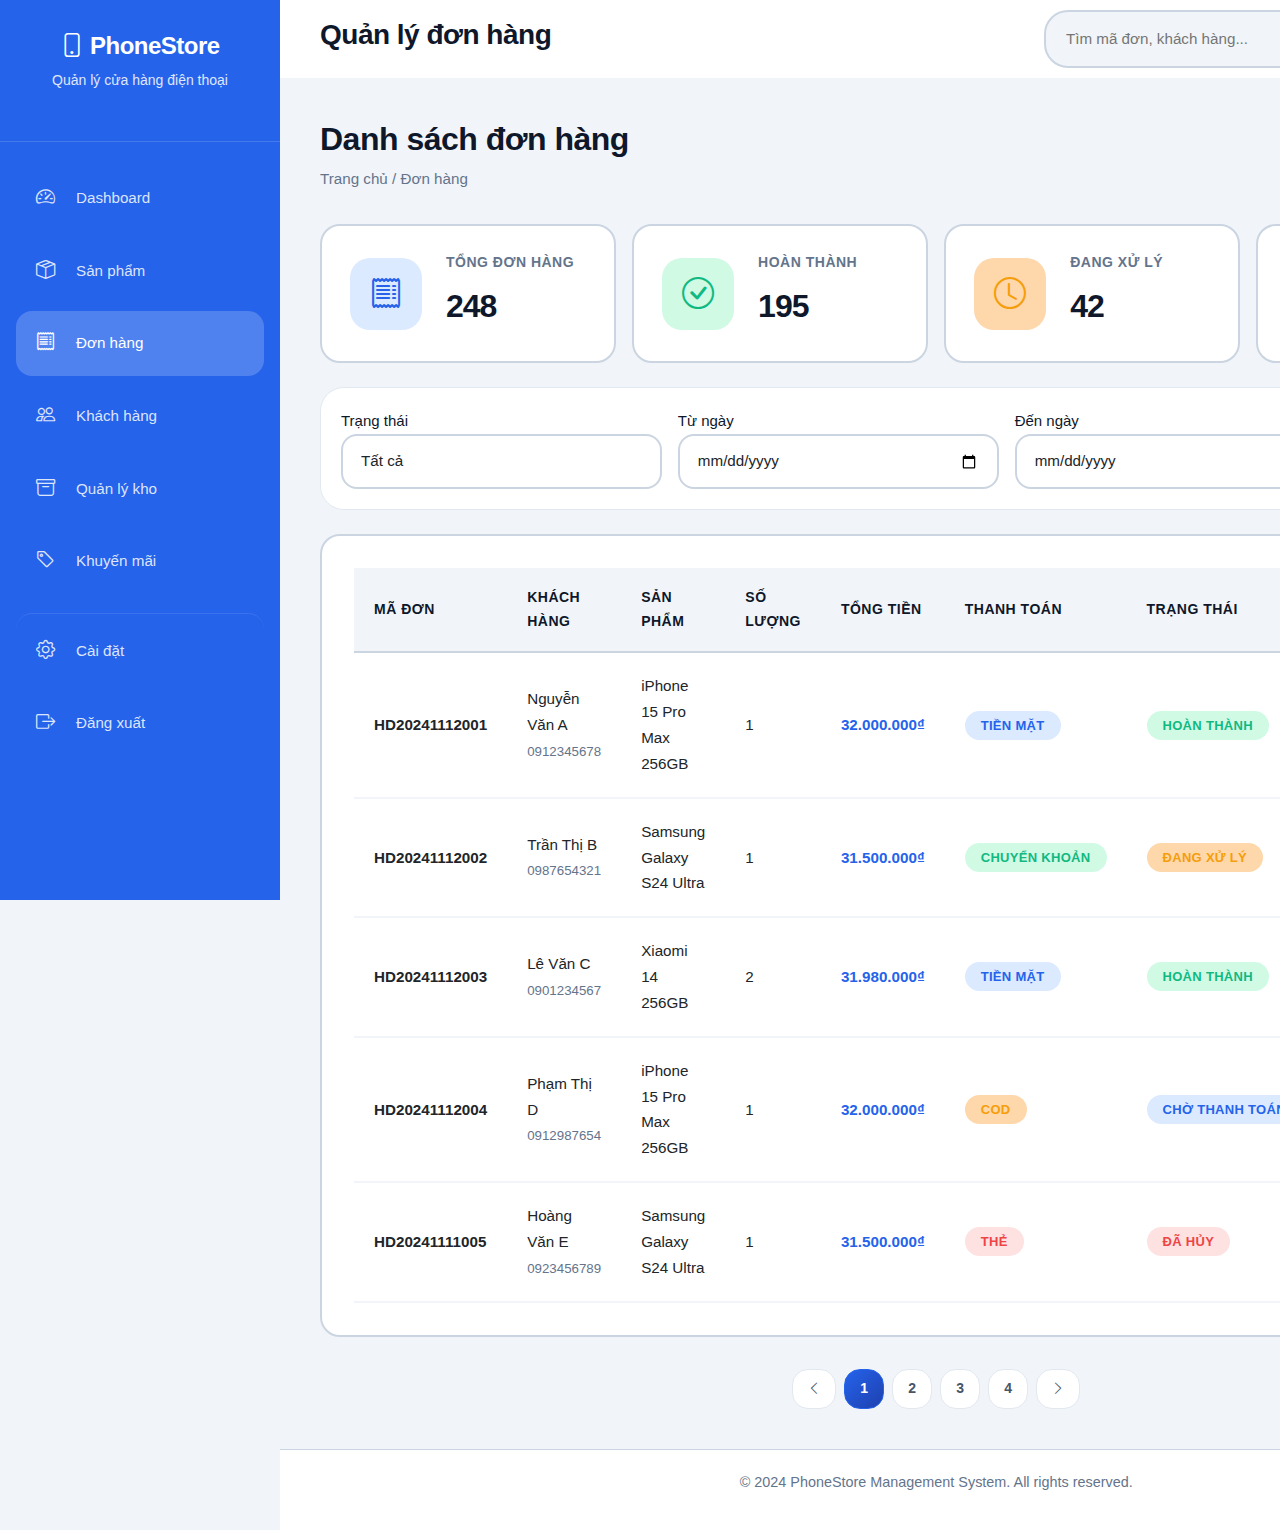
<file: pages/orders.html>
<!DOCTYPE html>
<html lang="vi">
<head>
  <meta charset="UTF-8">
  <meta name="viewport" content="width=device-width, initial-scale=1.0">
  <title>Quản lý đơn hàng - PhoneStore</title>
  <link href="https://cdn.jsdelivr.net/npm/bootstrap@5.3.0/dist/css/bootstrap.min.css" rel="stylesheet">
  <link rel="stylesheet" href="https://cdn.jsdelivr.net/npm/bootstrap-icons@1.11.0/font/bootstrap-icons.css">
  <link rel="stylesheet" href="../assets/css/style.css">
  <link rel="stylesheet" href="../assets/css/components.css">
</head>
<body>
  <div class="wrapper">
    <aside class="sidebar">
      <div class="sidebar-brand">
        <h3><i class="bi bi-phone"></i> PhoneStore</h3>
        <p>Quản lý cửa hàng điện thoại</p>
      </div>
      <ul class="sidebar-menu">
        <li><a href="index.html"><i class="bi bi-speedometer2"></i><span>Dashboard</span></a></li>
        <li><a href="products.html"><i class="bi bi-box-seam"></i><span>Sản phẩm</span></a></li>
        <li><a href="orders.html" class="active"><i class="bi bi-receipt"></i><span>Đơn hàng</span></a></li>
        <li><a href="customers.html"><i class="bi bi-people"></i><span>Khách hàng</span></a></li>
        <li><a href="inventory.html"><i class="bi bi-archive"></i><span>Quản lý kho</span></a></li>
        <li><a href="promotions.html"><i class="bi bi-tag"></i><span>Khuyến mãi</span></a></li>
        <li><a href="#" style="margin-top: 20px; border-top: 1px solid rgba(255,255,255,0.1); padding-top: 20px;"><i class="bi bi-gear"></i><span>Cài đặt</span></a></li>
        <li><a href="#"><i class="bi bi-box-arrow-right"></i><span>Đăng xuất</span></a></li>
      </ul>
    </aside>

    <div class="main-content">
      <header class="header">
        <div class="header-left">
          <h2>Quản lý đơn hàng</h2>
        </div>
        <div class="header-right">
          <div class="header-search">
            <input type="text" placeholder="Tìm mã đơn, khách hàng...">
            <i class="bi bi-search"></i>
          </div>
          <div class="header-user">
            <div class="user-avatar">AD</div>
            <div class="user-info">
              <div style="font-weight: 600; font-size: 0.9rem;">Admin</div>
              <div style="font-size: 0.8rem; color: var(--secondary);">Quản trị viên</div>
            </div>
          </div>
        </div>
      </header>

      <div class="content">
        <div class="page-title">
          <h1>Danh sách đơn hàng</h1>
          <div class="breadcrumb">Trang chủ / Đơn hàng</div>
        </div>

        <!-- Stats -->
        <div class="row g-3 mb-4">
          <div class="col-md-3">
            <div class="stat-card">
              <div class="stat-icon blue">
                <i class="bi bi-receipt"></i>
              </div>
              <div class="stat-info">
                <h4>Tổng đơn hàng</h4>
                <div class="stat-value">248</div>
              </div>
            </div>
          </div>
          <div class="col-md-3">
            <div class="stat-card">
              <div class="stat-icon green">
                <i class="bi bi-check-circle"></i>
              </div>
              <div class="stat-info">
                <h4>Hoàn thành</h4>
                <div class="stat-value">195</div>
              </div>
            </div>
          </div>
          <div class="col-md-3">
            <div class="stat-card">
              <div class="stat-icon orange">
                <i class="bi bi-clock"></i>
              </div>
              <div class="stat-info">
                <h4>Đang xử lý</h4>
                <div class="stat-value">42</div>
              </div>
            </div>
          </div>
          <div class="col-md-3">
            <div class="stat-card">
              <div class="stat-icon red">
                <i class="bi bi-x-circle"></i>
              </div>
              <div class="stat-info">
                <h4>Đã hủy</h4>
                <div class="stat-value">11</div>
              </div>
            </div>
          </div>
        </div>

        <!-- Filter -->
        <div class="filter-bar">
          <div class="filter-row">
            <div class="filter-group">
              <label>Trạng thái</label>
              <select class="form-control">
                <option>Tất cả</option>
                <option>Chờ thanh toán</option>
                <option>Đang xử lý</option>
                <option>Hoàn thành</option>
                <option>Đã hủy</option>
              </select>
            </div>
            <div class="filter-group">
              <label>Từ ngày</label>
              <input type="date" class="form-control">
            </div>
            <div class="filter-group">
              <label>Đến ngày</label>
              <input type="date" class="form-control">
            </div>
            <div class="filter-group" style="flex: 0;">
              <label>&nbsp;</label>
              <button class="btn btn-primary">
                <i class="bi bi-plus-circle"></i> Tạo đơn mới
              </button>
            </div>
          </div>
        </div>

        <!-- Orders Table -->
        <div class="card">
          <div class="card-body">
            <div class="table-responsive">
              <table>
                <thead>
                  <tr>
                    <th>Mã đơn</th>
                    <th>Khách hàng</th>
                    <th>Sản phẩm</th>
                    <th>Số lượng</th>
                    <th>Tổng tiền</th>
                    <th>Thanh toán</th>
                    <th>Trạng thái</th>
                    <th>Ngày tạo</th>
                    <th>Thao tác</th>
                  </tr>
                </thead>
                <tbody>
                  <tr>
                    <td><strong>HD20241112001</strong></td>
                    <td>
                      <div>Nguyễn Văn A</div>
                      <small style="color: var(--secondary);">0912345678</small>
                    </td>
                    <td>iPhone 15 Pro Max 256GB</td>
                    <td>1</td>
                    <td><strong style="color: var(--primary);">32.000.000₫</strong></td>
                    <td><span class="badge badge-primary">Tiền mặt</span></td>
                    <td><span class="badge badge-success">Hoàn thành</span></td>
                    <td>12/11/2024<br><small>10:30</small></td>
                    <td>
                      <button class="action-btn view"><i class="bi bi-eye"></i></button>
                      <button class="action-btn edit"><i class="bi bi-printer"></i></button>
                    </td>
                  </tr>
                  <tr>
                    <td><strong>HD20241112002</strong></td>
                    <td>
                      <div>Trần Thị B</div>
                      <small style="color: var(--secondary);">0987654321</small>
                    </td>
                    <td>Samsung Galaxy S24 Ultra</td>
                    <td>1</td>
                    <td><strong style="color: var(--primary);">31.500.000₫</strong></td>
                    <td><span class="badge badge-success">Chuyển khoản</span></td>
                    <td><span class="badge badge-warning">Đang xử lý</span></td>
                    <td>12/11/2024<br><small>11:15</small></td>
                    <td>
                      <button class="action-btn view"><i class="bi bi-eye"></i></button>
                      <button class="action-btn edit"><i class="bi bi-printer"></i></button>
                    </td>
                  </tr>
                  <tr>
                    <td><strong>HD20241112003</strong></td>
                    <td>
                      <div>Lê Văn C</div>
                      <small style="color: var(--secondary);">0901234567</small>
                    </td>
                    <td>Xiaomi 14 256GB</td>
                    <td>2</td>
                    <td><strong style="color: var(--primary);">31.980.000₫</strong></td>
                    <td><span class="badge badge-primary">Tiền mặt</span></td>
                    <td><span class="badge badge-success">Hoàn thành</span></td>
                    <td>12/11/2024<br><small>14:20</small></td>
                    <td>
                      <button class="action-btn view"><i class="bi bi-eye"></i></button>
                      <button class="action-btn edit"><i class="bi bi-printer"></i></button>
                    </td>
                  </tr>
                  <tr>
                    <td><strong>HD20241112004</strong></td>
                    <td>
                      <div>Phạm Thị D</div>
                      <small style="color: var(--secondary);">0912987654</small>
                    </td>
                    <td>iPhone 15 Pro Max 256GB</td>
                    <td>1</td>
                    <td><strong style="color: var(--primary);">32.000.000₫</strong></td>
                    <td><span class="badge badge-warning">COD</span></td>
                    <td><span class="badge badge-primary">Chờ thanh toán</span></td>
                    <td>12/11/2024<br><small>15:45</small></td>
                    <td>
                      <button class="action-btn view"><i class="bi bi-eye"></i></button>
                      <button class="action-btn delete"><i class="bi bi-x-circle"></i></button>
                    </td>
                  </tr>
                  <tr>
                    <td><strong>HD20241111005</strong></td>
                    <td>
                      <div>Hoàng Văn E</div>
                      <small style="color: var(--secondary);">0923456789</small>
                    </td>
                    <td>Samsung Galaxy S24 Ultra</td>
                    <td>1</td>
                    <td><strong style="color: var(--primary);">31.500.000₫</strong></td>
                    <td><span class="badge badge-danger">Thẻ</span></td>
                    <td><span class="badge badge-danger">Đã hủy</span></td>
                    <td>11/11/2024<br><small>16:30</small></td>
                    <td>
                      <button class="action-btn view"><i class="bi bi-eye"></i></button>
                    </td>
                  </tr>
                </tbody>
              </table>
            </div>
          </div>
        </div>

        <div class="pagination">
          <button><i class="bi bi-chevron-left"></i></button>
          <button class="active">1</button>
          <button>2</button>
          <button>3</button>
          <button>4</button>
          <button><i class="bi bi-chevron-right"></i></button>
        </div>
      </div>

      <footer style="background: white; padding: 20px 30px; text-align: center; border-top: 1px solid var(--border); margin-top: auto;">
        <p style="color: var(--secondary); font-size: 0.9rem;">
          &copy; 2024 PhoneStore Management System. All rights reserved.
        </p>
      </footer>
    </div>
  </div>

  <script src="https://cdn.jsdelivr.net/npm/bootstrap@5.3.0/dist/js/bootstrap.bundle.min.js"></script>
  <script src="../assets/js/main.js"></script>
</body>
</html>
</file>
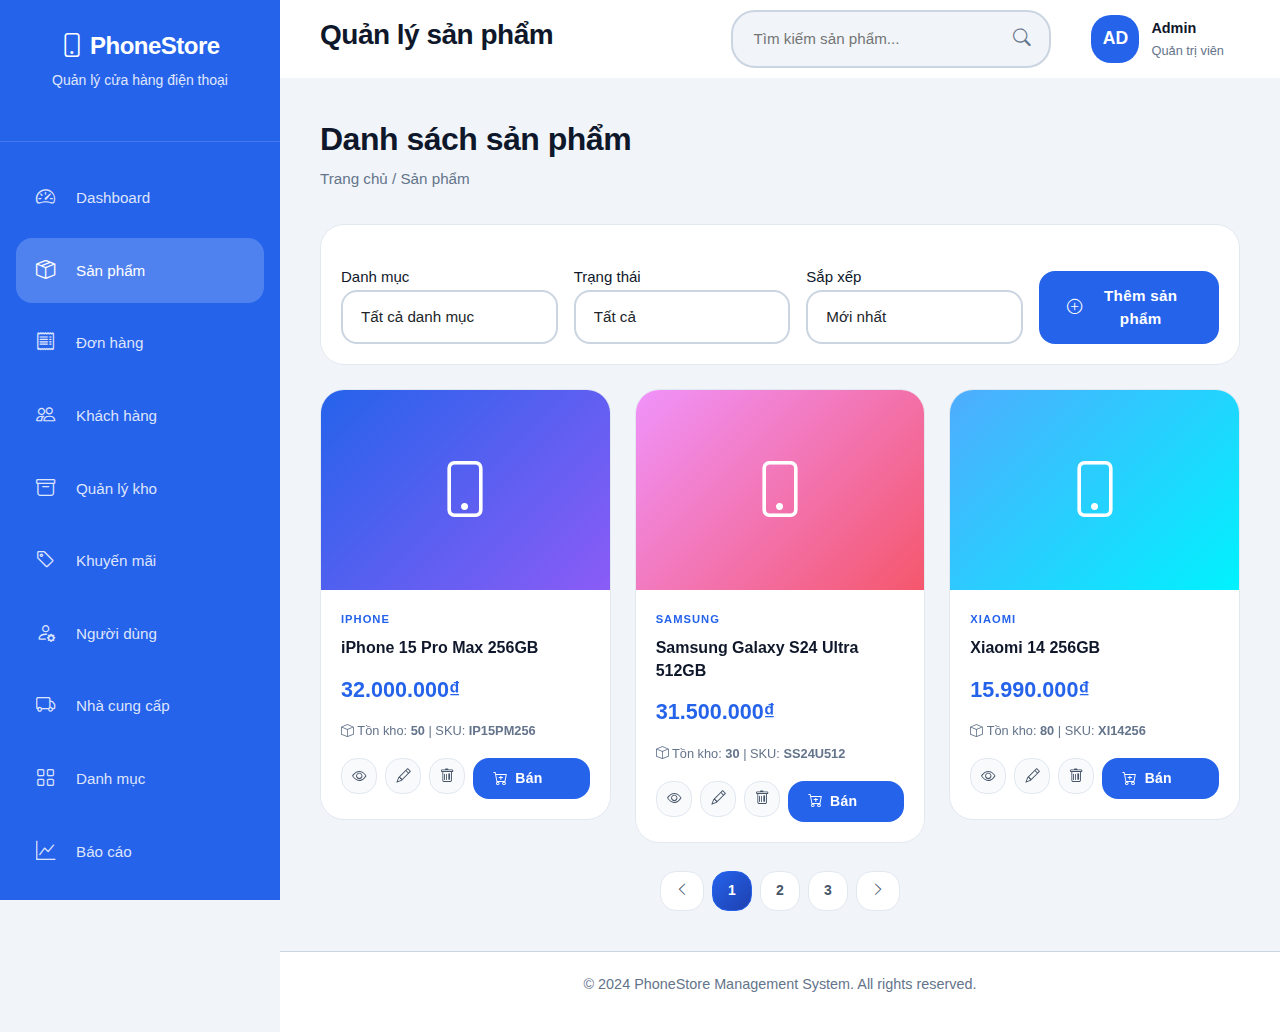
<file: pages/products.html>
<!DOCTYPE html>
<html lang="vi">
<head>
  <meta charset="UTF-8">
  <meta name="viewport" content="width=device-width, initial-scale=1.0">
  <title>Quản lý sản phẩm - PhoneStore</title>
  <link href="https://cdn.jsdelivr.net/npm/bootstrap@5.3.0/dist/css/bootstrap.min.css" rel="stylesheet">
  <link rel="stylesheet" href="https://cdn.jsdelivr.net/npm/bootstrap-icons@1.11.0/font/bootstrap-icons.css">
  <link rel="stylesheet" href="../assets/css/style.css">
  <link rel="stylesheet" href="../assets/css/components.css">
</head>
<body>
  <div class="wrapper">
    <!-- Sidebar -->
    <aside class="sidebar">
      <div class="sidebar-brand">
        <h3><i class="bi bi-phone"></i> PhoneStore</h3>
        <p>Quản lý cửa hàng điện thoại</p>
      </div>
      <ul class="sidebar-menu">
        <li><a href="index.html"><i class="bi bi-speedometer2"></i><span>Dashboard</span></a></li>
        <li><a href="products.html" class="active"><i class="bi bi-box-seam"></i><span>Sản phẩm</span></a></li>
        <li><a href="orders.html"><i class="bi bi-receipt"></i><span>Đơn hàng</span></a></li>
        <li><a href="customers.html"><i class="bi bi-people"></i><span>Khách hàng</span></a></li>
        <li><a href="inventory.html"><i class="bi bi-archive"></i><span>Quản lý kho</span></a></li>
        <li><a href="promotions.html"><i class="bi bi-tag"></i><span>Khuyến mãi</span></a></li>
        <li class="menu-divider"><a href="users.html"><i class="bi bi-person-gear"></i><span>Người dùng</span></a></li>
        <li><a href="suppliers.html"><i class="bi bi-truck"></i><span>Nhà cung cấp</span></a></li>
        <li><a href="categories.html"><i class="bi bi-grid"></i><span>Danh mục</span></a></li>
        <li><a href="reports.html"><i class="bi bi-graph-up"></i><span>Báo cáo</span></a></li>
        <li><a href="#"><i class="bi bi-box-arrow-right"></i><span>Đăng xuất</span></a></li>
      </ul>
    </aside>

    <div class="main-content">
      <header class="header">
        <div class="header-left">
          <h2>Quản lý sản phẩm</h2>
        </div>
        <div class="header-right">
          <div class="header-search">
            <input type="text" placeholder="Tìm kiếm sản phẩm...">
            <i class="bi bi-search"></i>
          </div>
          <div class="header-user">
            <div class="user-avatar">AD</div>
            <div class="user-info">
              <div style="font-weight: 600; font-size: 0.9rem;">Admin</div>
              <div style="font-size: 0.8rem; color: var(--secondary);">Quản trị viên</div>
            </div>
          </div>
        </div>
      </header>

      <div class="content">
        <div class="page-title">
          <h1>Danh sách sản phẩm</h1>
          <div class="breadcrumb">Trang chủ / Sản phẩm</div>
        </div>

        <!-- Filter Bar -->
        <div class="filter-bar">
          <div class="filter-row">
            <div class="filter-group">
              <label>Danh mục</label>
              <select class="form-control">
                <option>Tất cả danh mục</option>
                <option>iPhone</option>
                <option>Samsung</option>
                <option>Xiaomi</option>
                <option>OPPO</option>
              </select>
            </div>
            <div class="filter-group">
              <label>Trạng thái</label>
              <select class="form-control">
                <option>Tất cả</option>
                <option>Còn hàng</option>
                <option>Hết hàng</option>
              </select>
            </div>
            <div class="filter-group">
              <label>Sắp xếp</label>
              <select class="form-control">
                <option>Mới nhất</option>
                <option>Giá thấp đến cao</option>
                <option>Giá cao đến thấp</option>
                <option>Tên A-Z</option>
              </select>
            </div>
            <div class="filter-group" style="flex: 0;">
              <label>&nbsp;</label>
              <button class="btn btn-primary">
                <i class="bi bi-plus-circle"></i> Thêm sản phẩm
              </button>
            </div>
          </div>
        </div>

        <!-- Products Grid -->
        <div class="row g-4">
          <div class="col-md-6 col-lg-4">
            <div class="product-card">
              <div class="product-image">
                <i class="bi bi-phone"></i>
              </div>
              <div class="product-body">
                <div class="product-category">iPhone</div>
                <div class="product-name">iPhone 15 Pro Max 256GB</div>
                <div class="product-price">32.000.000₫</div>
                <div class="product-stock">
                  <i class="bi bi-box"></i> Tồn kho: <strong>50</strong> | SKU: <strong>IP15PM256</strong>
                </div>
                <div class="product-actions">
                  <button class="action-btn view"><i class="bi bi-eye"></i></button>
                  <button class="action-btn edit"><i class="bi bi-pencil"></i></button>
                  <button class="action-btn delete"><i class="bi bi-trash"></i></button>
                  <button class="btn btn-primary btn-sm" style="flex: 1;">
                    <i class="bi bi-cart-plus"></i> Bán
                  </button>
                </div>
              </div>
            </div>
          </div>

          <div class="col-md-6 col-lg-4">
            <div class="product-card">
              <div class="product-image" style="background: linear-gradient(135deg, #f093fb 0%, #f5576c 100%);">
                <i class="bi bi-phone"></i>
              </div>
              <div class="product-body">
                <div class="product-category">Samsung</div>
                <div class="product-name">Samsung Galaxy S24 Ultra 512GB</div>
                <div class="product-price">31.500.000₫</div>
                <div class="product-stock">
                  <i class="bi bi-box"></i> Tồn kho: <strong>30</strong> | SKU: <strong>SS24U512</strong>
                </div>
                <div class="product-actions">
                  <button class="action-btn view"><i class="bi bi-eye"></i></button>
                  <button class="action-btn edit"><i class="bi bi-pencil"></i></button>
                  <button class="action-btn delete"><i class="bi bi-trash"></i></button>
                  <button class="btn btn-primary btn-sm" style="flex: 1;">
                    <i class="bi bi-cart-plus"></i> Bán
                  </button>
                </div>
              </div>
            </div>
          </div>

          <div class="col-md-6 col-lg-4">
            <div class="product-card">
              <div class="product-image" style="background: linear-gradient(135deg, #4facfe 0%, #00f2fe 100%);">
                <i class="bi bi-phone"></i>
              </div>
              <div class="product-body">
                <div class="product-category">Xiaomi</div>
                <div class="product-name">Xiaomi 14 256GB</div>
                <div class="product-price">15.990.000₫</div>
                <div class="product-stock">
                  <i class="bi bi-box"></i> Tồn kho: <strong>80</strong> | SKU: <strong>XI14256</strong>
                </div>
                <div class="product-actions">
                  <button class="action-btn view"><i class="bi bi-eye"></i></button>
                  <button class="action-btn edit"><i class="bi bi-pencil"></i></button>
                  <button class="action-btn delete"><i class="bi bi-trash"></i></button>
                  <button class="btn btn-primary btn-sm" style="flex: 1;">
                    <i class="bi bi-cart-plus"></i> Bán
                  </button>
                </div>
              </div>
            </div>
          </div>
        </div>

        <!-- Pagination -->
        <div class="pagination">
          <button><i class="bi bi-chevron-left"></i></button>
          <button class="active">1</button>
          <button>2</button>
          <button>3</button>
          <button><i class="bi bi-chevron-right"></i></button>
        </div>
      </div>

      <footer style="background: white; padding: 20px 30px; text-align: center; border-top: 1px solid var(--border); margin-top: auto;">
        <p style="color: var(--secondary); font-size: 0.9rem;">
          &copy; 2024 PhoneStore Management System. All rights reserved.
        </p>
      </footer>
    </div>
  </div>

  <script src="https://cdn.jsdelivr.net/npm/bootstrap@5.3.0/dist/js/bootstrap.bundle.min.js"></script>
  <script src="../assets/js/main.js"></script>
</body>
</html>
</file>
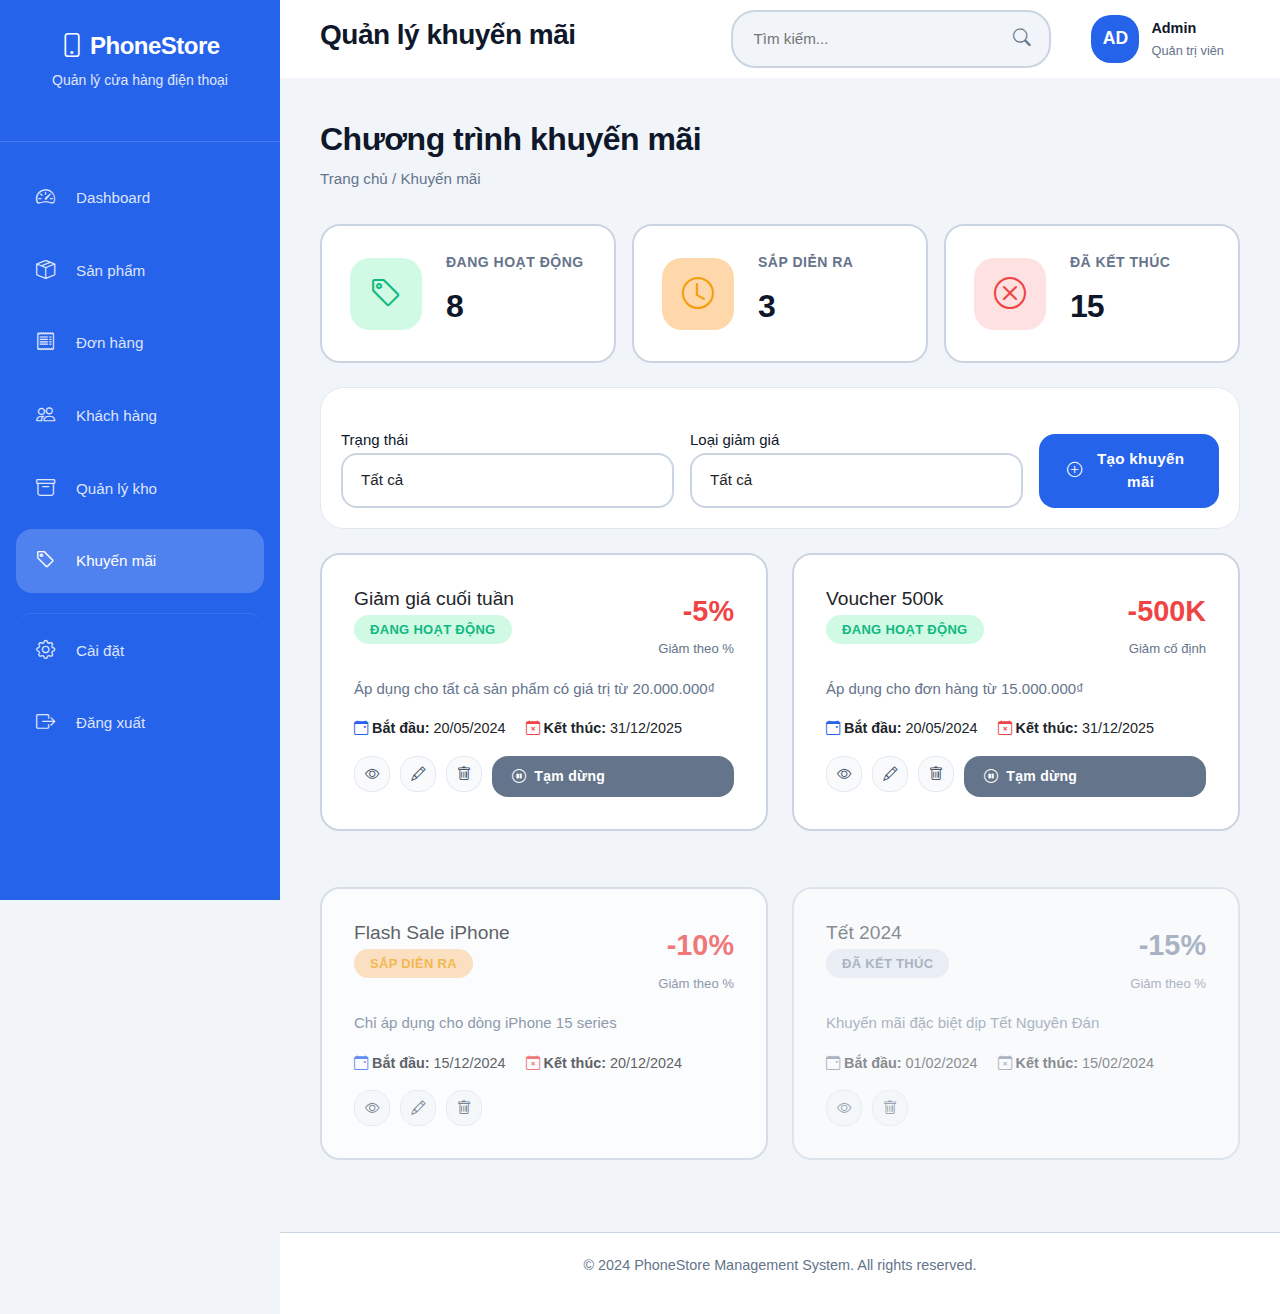
<file: pages/promotions.html>
<!DOCTYPE html>
<html lang="vi">
<head>
  <meta charset="UTF-8">
  <meta name="viewport" content="width=device-width, initial-scale=1.0">
  <title>Quản lý khuyến mãi - PhoneStore</title>
  <link href="https://cdn.jsdelivr.net/npm/bootstrap@5.3.0/dist/css/bootstrap.min.css" rel="stylesheet">
  <link rel="stylesheet" href="https://cdn.jsdelivr.net/npm/bootstrap-icons@1.11.0/font/bootstrap-icons.css">
  <link rel="stylesheet" href="../assets/css/style.css">
  <link rel="stylesheet" href="../assets/css/components.css">
</head>
<body>
  <div class="wrapper">
    <aside class="sidebar">
      <div class="sidebar-brand">
        <h3><i class="bi bi-phone"></i> PhoneStore</h3>
        <p>Quản lý cửa hàng điện thoại</p>
      </div>
      <ul class="sidebar-menu">
        <li><a href="index.html"><i class="bi bi-speedometer2"></i><span>Dashboard</span></a></li>
        <li><a href="products.html"><i class="bi bi-box-seam"></i><span>Sản phẩm</span></a></li>
        <li><a href="orders.html"><i class="bi bi-receipt"></i><span>Đơn hàng</span></a></li>
        <li><a href="customers.html"><i class="bi bi-people"></i><span>Khách hàng</span></a></li>
        <li><a href="inventory.html"><i class="bi bi-archive"></i><span>Quản lý kho</span></a></li>
        <li><a href="promotions.html" class="active"><i class="bi bi-tag"></i><span>Khuyến mãi</span></a></li>
        <li><a href="#" style="margin-top: 20px; border-top: 1px solid rgba(255,255,255,0.1); padding-top: 20px;"><i class="bi bi-gear"></i><span>Cài đặt</span></a></li>
        <li><a href="#"><i class="bi bi-box-arrow-right"></i><span>Đăng xuất</span></a></li>
      </ul>
    </aside>

    <div class="main-content">
      <header class="header">
        <div class="header-left">
          <h2>Quản lý khuyến mãi</h2>
        </div>
        <div class="header-right">
          <div class="header-search">
            <input type="text" placeholder="Tìm kiếm...">
            <i class="bi bi-search"></i>
          </div>
          <div class="header-user">
            <div class="user-avatar">AD</div>
            <div class="user-info">
              <div style="font-weight: 600; font-size: 0.9rem;">Admin</div>
              <div style="font-size: 0.8rem; color: var(--secondary);">Quản trị viên</div>
            </div>
          </div>
        </div>
      </header>

      <div class="content">
        <div class="page-title">
          <h1>Chương trình khuyến mãi</h1>
          <div class="breadcrumb">Trang chủ / Khuyến mãi</div>
        </div>

        <!-- Stats -->
        <div class="row g-3 mb-4">
          <div class="col-md-4">
            <div class="stat-card">
              <div class="stat-icon green">
                <i class="bi bi-tag"></i>
              </div>
              <div class="stat-info">
                <h4>Đang hoạt động</h4>
                <div class="stat-value">8</div>
              </div>
            </div>
          </div>
          <div class="col-md-4">
            <div class="stat-card">
              <div class="stat-icon orange">
                <i class="bi bi-clock"></i>
              </div>
              <div class="stat-info">
                <h4>Sắp diễn ra</h4>
                <div class="stat-value">3</div>
              </div>
            </div>
          </div>
          <div class="col-md-4">
            <div class="stat-card">
              <div class="stat-icon red">
                <i class="bi bi-x-circle"></i>
              </div>
              <div class="stat-info">
                <h4>Đã kết thúc</h4>
                <div class="stat-value">15</div>
              </div>
            </div>
          </div>
        </div>

        <!-- Filter -->
        <div class="filter-bar">
          <div class="filter-row">
            <div class="filter-group">
              <label>Trạng thái</label>
              <select class="form-control">
                <option>Tất cả</option>
                <option>Đang hoạt động</option>
                <option>Sắp diễn ra</option>
                <option>Đã kết thúc</option>
              </select>
            </div>
            <div class="filter-group">
              <label>Loại giảm giá</label>
              <select class="form-control">
                <option>Tất cả</option>
                <option>Giảm theo %</option>
                <option>Giảm cố định</option>
              </select>
            </div>
            <div class="filter-group" style="flex: 0;">
              <label>&nbsp;</label>
              <button class="btn btn-primary">
                <i class="bi bi-plus-circle"></i> Tạo khuyến mãi
              </button>
            </div>
          </div>
        </div>

        <!-- Promotions Grid -->
        <div class="row g-4">
          <div class="col-md-6">
            <div class="card">
              <div class="card-body">
                <div style="display: flex; justify-content: space-between; align-items: start; margin-bottom: 15px;">
                  <div>
                    <h4 style="font-size: 1.2rem; margin-bottom: 5px;">Giảm giá cuối tuần</h4>
                    <span class="badge badge-success">Đang hoạt động</span>
                  </div>
                  <div style="text-align: right;">
                    <div style="font-size: 1.8rem; font-weight: 700; color: var(--danger);">-5%</div>
                    <small style="color: var(--secondary);">Giảm theo %</small>
                  </div>
                </div>
                <p style="color: var(--secondary); margin-bottom: 15px;">
                  Áp dụng cho tất cả sản phẩm có giá trị từ 20.000.000₫
                </p>
                <div style="display: flex; gap: 20px; margin-bottom: 15px; font-size: 0.9rem;">
                  <div>
                    <i class="bi bi-calendar-event" style="color: var(--primary);"></i>
                    <strong>Bắt đầu:</strong> 20/05/2024
                  </div>
                  <div>
                    <i class="bi bi-calendar-x" style="color: var(--danger);"></i>
                    <strong>Kết thúc:</strong> 31/12/2025
                  </div>
                </div>
                <div style="display: flex; gap: 10px;">
                  <button class="action-btn view"><i class="bi bi-eye"></i></button>
                  <button class="action-btn edit"><i class="bi bi-pencil"></i></button>
                  <button class="action-btn delete"><i class="bi bi-trash"></i></button>
                  <button class="btn btn-secondary btn-sm" style="flex: 1;">
                    <i class="bi bi-pause-circle"></i> Tạm dừng
                  </button>
                </div>
              </div>
            </div>
          </div>

          <div class="col-md-6">
            <div class="card">
              <div class="card-body">
                <div style="display: flex; justify-content: space-between; align-items: start; margin-bottom: 15px;">
                  <div>
                    <h4 style="font-size: 1.2rem; margin-bottom: 5px;">Voucher 500k</h4>
                    <span class="badge badge-success">Đang hoạt động</span>
                  </div>
                  <div style="text-align: right;">
                    <div style="font-size: 1.8rem; font-weight: 700; color: var(--danger);">-500K</div>
                    <small style="color: var(--secondary);">Giảm cố định</small>
                  </div>
                </div>
                <p style="color: var(--secondary); margin-bottom: 15px;">
                  Áp dụng cho đơn hàng từ 15.000.000₫
                </p>
                <div style="display: flex; gap: 20px; margin-bottom: 15px; font-size: 0.9rem;">
                  <div>
                    <i class="bi bi-calendar-event" style="color: var(--primary);"></i>
                    <strong>Bắt đầu:</strong> 20/05/2024
                  </div>
                  <div>
                    <i class="bi bi-calendar-x" style="color: var(--danger);"></i>
                    <strong>Kết thúc:</strong> 31/12/2025
                  </div>
                </div>
                <div style="display: flex; gap: 10px;">
                  <button class="action-btn view"><i class="bi bi-eye"></i></button>
                  <button class="action-btn edit"><i class="bi bi-pencil"></i></button>
                  <button class="action-btn delete"><i class="bi bi-trash"></i></button>
                  <button class="btn btn-secondary btn-sm" style="flex: 1;">
                    <i class="bi bi-pause-circle"></i> Tạm dừng
                  </button>
                </div>
              </div>
            </div>
          </div>

          <div class="col-md-6">
            <div class="card" style="opacity: 0.7;">
              <div class="card-body">
                <div style="display: flex; justify-content: space-between; align-items: start; margin-bottom: 15px;">
                  <div>
                    <h4 style="font-size: 1.2rem; margin-bottom: 5px;">Flash Sale iPhone</h4>
                    <span class="badge badge-warning">Sắp diễn ra</span>
                  </div>
                  <div style="text-align: right;">
                    <div style="font-size: 1.8rem; font-weight: 700; color: var(--danger);">-10%</div>
                    <small style="color: var(--secondary);">Giảm theo %</small>
                  </div>
                </div>
                <p style="color: var(--secondary); margin-bottom: 15px;">
                  Chỉ áp dụng cho dòng iPhone 15 series
                </p>
                <div style="display: flex; gap: 20px; margin-bottom: 15px; font-size: 0.9rem;">
                  <div>
                    <i class="bi bi-calendar-event" style="color: var(--primary);"></i>
                    <strong>Bắt đầu:</strong> 15/12/2024
                  </div>
                  <div>
                    <i class="bi bi-calendar-x" style="color: var(--danger);"></i>
                    <strong>Kết thúc:</strong> 20/12/2024
                  </div>
                </div>
                <div style="display: flex; gap: 10px;">
                  <button class="action-btn view"><i class="bi bi-eye"></i></button>
                  <button class="action-btn edit"><i class="bi bi-pencil"></i></button>
                  <button class="action-btn delete"><i class="bi bi-trash"></i></button>
                </div>
              </div>
            </div>
          </div>

          <div class="col-md-6">
            <div class="card" style="opacity: 0.5;">
              <div class="card-body">
                <div style="display: flex; justify-content: space-between; align-items: start; margin-bottom: 15px;">
                  <div>
                    <h4 style="font-size: 1.2rem; margin-bottom: 5px;">Tết 2024</h4>
                    <span class="badge badge-secondary">Đã kết thúc</span>
                  </div>
                  <div style="text-align: right;">
                    <div style="font-size: 1.8rem; font-weight: 700; color: var(--secondary);">-15%</div>
                    <small style="color: var(--secondary);">Giảm theo %</small>
                  </div>
                </div>
                <p style="color: var(--secondary); margin-bottom: 15px;">
                  Khuyến mãi đặc biệt dịp Tết Nguyên Đán
                </p>
                <div style="display: flex; gap: 20px; margin-bottom: 15px; font-size: 0.9rem;">
                  <div>
                    <i class="bi bi-calendar-event" style="color: var(--secondary);"></i>
                    <strong>Bắt đầu:</strong> 01/02/2024
                  </div>
                  <div>
                    <i class="bi bi-calendar-x" style="color: var(--secondary);"></i>
                    <strong>Kết thúc:</strong> 15/02/2024
                  </div>
                </div>
                <div style="display: flex; gap: 10px;">
                  <button class="action-btn view"><i class="bi bi-eye"></i></button>
                  <button class="action-btn delete"><i class="bi bi-trash"></i></button>
                </div>
              </div>
            </div>
          </div>
        </div>
      </div>

      <footer style="background: white; padding: 20px 30px; text-align: center; border-top: 1px solid var(--border); margin-top: auto;">
        <p style="color: var(--secondary); font-size: 0.9rem;">
          &copy; 2024 PhoneStore Management System. All rights reserved.
        </p>
      </footer>
    </div>
  </div>

  <script src="https://cdn.jsdelivr.net/npm/bootstrap@5.3.0/dist/js/bootstrap.bundle.min.js"></script>
  <script src="../assets/js/main.js"></script>
</body>
</html>
</file>
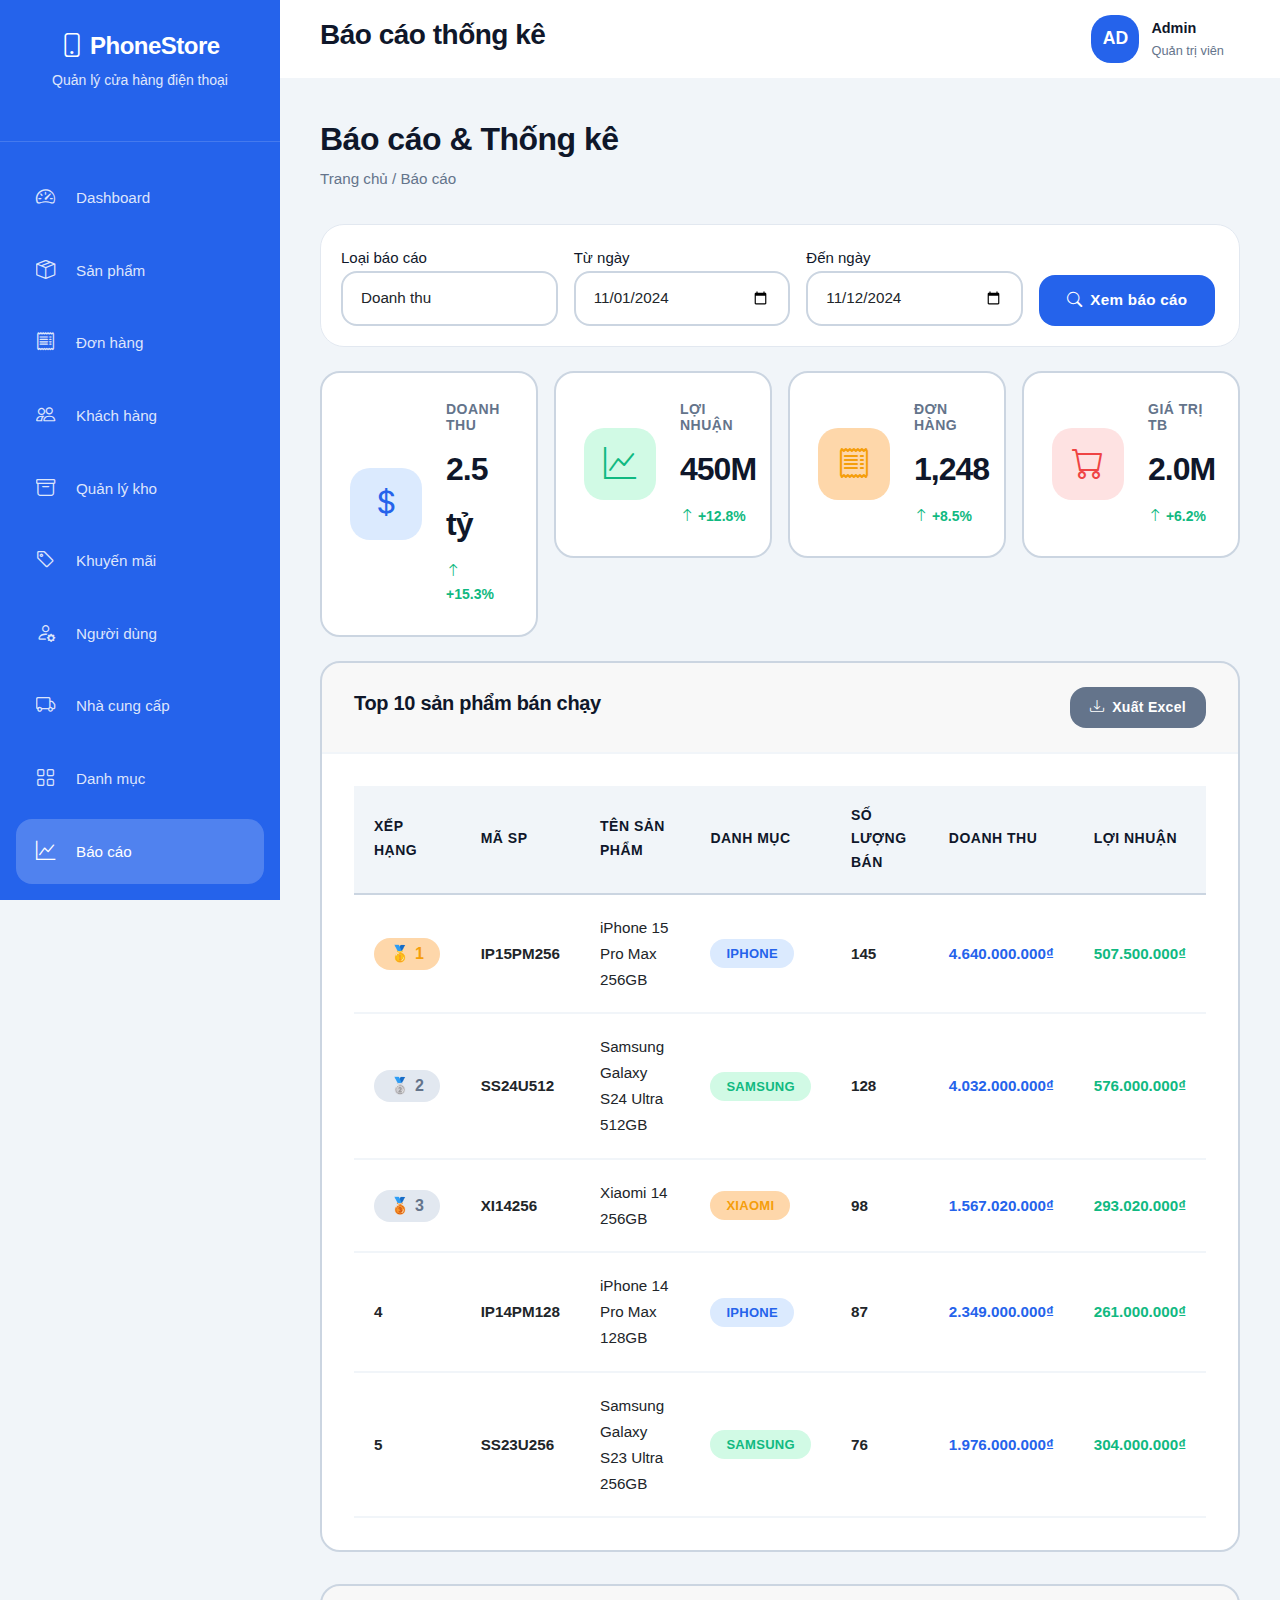
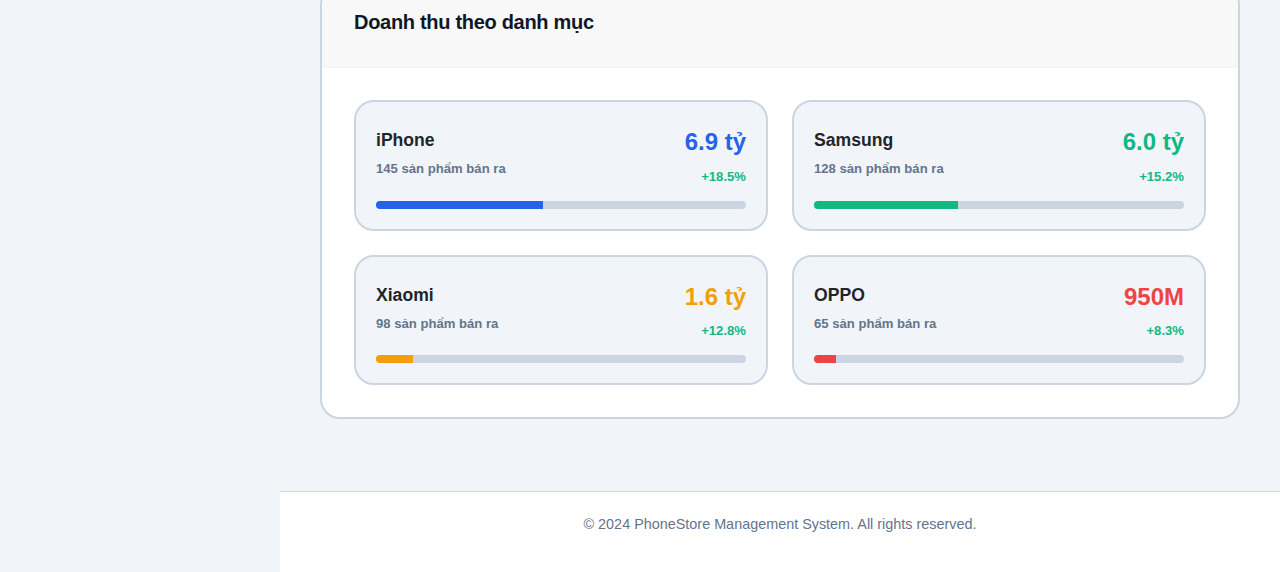
<file: pages/reports.html>
<!DOCTYPE html>
<html lang="vi">
<head>
  <meta charset="UTF-8">
  <meta name="viewport" content="width=device-width, initial-scale=1.0">
  <title>Báo cáo thống kê - PhoneStore</title>
  <link href="https://cdn.jsdelivr.net/npm/bootstrap@5.3.0/dist/css/bootstrap.min.css" rel="stylesheet">
  <link rel="stylesheet" href="https://cdn.jsdelivr.net/npm/bootstrap-icons@1.11.0/font/bootstrap-icons.css">
  <link rel="stylesheet" href="../assets/css/style.css">
  <link rel="stylesheet" href="../assets/css/components.css">
</head>
<body>
  <div class="wrapper">
    <aside class="sidebar">
      <div class="sidebar-brand">
        <h3><i class="bi bi-phone"></i> PhoneStore</h3>
        <p>Quản lý cửa hàng điện thoại</p>
      </div>
      <ul class="sidebar-menu">
        <li><a href="index.html"><i class="bi bi-speedometer2"></i><span>Dashboard</span></a></li>
        <li><a href="products.html"><i class="bi bi-box-seam"></i><span>Sản phẩm</span></a></li>
        <li><a href="orders.html"><i class="bi bi-receipt"></i><span>Đơn hàng</span></a></li>
        <li><a href="customers.html"><i class="bi bi-people"></i><span>Khách hàng</span></a></li>
        <li><a href="inventory.html"><i class="bi bi-archive"></i><span>Quản lý kho</span></a></li>
        <li><a href="promotions.html"><i class="bi bi-tag"></i><span>Khuyến mãi</span></a></li>
        <li class="menu-divider"><a href="users.html"><i class="bi bi-person-gear"></i><span>Người dùng</span></a></li>
        <li><a href="suppliers.html"><i class="bi bi-truck"></i><span>Nhà cung cấp</span></a></li>
        <li><a href="categories.html"><i class="bi bi-grid"></i><span>Danh mục</span></a></li>
        <li><a href="reports.html" class="active"><i class="bi bi-graph-up"></i><span>Báo cáo</span></a></li>
        <li><a href="#"><i class="bi bi-box-arrow-right"></i><span>Đăng xuất</span></a></li>
      </ul>
    </aside>

    <div class="main-content">
      <header class="header">
        <div class="header-left">
          <h2>Báo cáo thống kê</h2>
        </div>
        <div class="header-right">
          <div class="header-user">
            <div class="user-avatar">AD</div>
            <div class="user-info">
              <div style="font-weight: 600; font-size: 0.9rem;">Admin</div>
              <div style="font-size: 0.8rem; color: var(--text-muted);">Quản trị viên</div>
            </div>
          </div>
        </div>
      </header>

      <div class="content">
        <div class="page-title">
          <h1>Báo cáo & Thống kê</h1>
          <div class="breadcrumb">Trang chủ / Báo cáo</div>
        </div>

        <!-- Filter -->
        <div class="filter-bar">
          <div class="filter-row">
            <div class="filter-group">
              <label>Loại báo cáo</label>
              <select class="form-control">
                <option>Doanh thu</option>
                <option>Sản phẩm bán chạy</option>
                <option>Tồn kho</option>
                <option>Khách hàng</option>
              </select>
            </div>
            <div class="filter-group">
              <label>Từ ngày</label>
              <input type="date" class="form-control" value="2024-11-01">
            </div>
            <div class="filter-group">
              <label>Đến ngày</label>
              <input type="date" class="form-control" value="2024-11-12">
            </div>
            <div class="filter-group" style="flex: 0;">
              <label>&nbsp;</label>
              <button class="btn btn-primary">
                <i class="bi bi-search"></i> Xem báo cáo
              </button>
            </div>
          </div>
        </div>

        <!-- Revenue Stats -->
        <div class="row g-3 mb-4">
          <div class="col-md-3">
            <div class="stat-card">
              <div class="stat-icon blue">
                <i class="bi bi-currency-dollar"></i>
              </div>
              <div class="stat-info">
                <h4>Doanh thu</h4>
                <div class="stat-value">2.5 tỷ</div>
                <div class="stat-change up"><i class="bi bi-arrow-up"></i> +15.3%</div>
              </div>
            </div>
          </div>
          <div class="col-md-3">
            <div class="stat-card">
              <div class="stat-icon green">
                <i class="bi bi-graph-up"></i>
              </div>
              <div class="stat-info">
                <h4>Lợi nhuận</h4>
                <div class="stat-value">450M</div>
                <div class="stat-change up"><i class="bi bi-arrow-up"></i> +12.8%</div>
              </div>
            </div>
          </div>
          <div class="col-md-3">
            <div class="stat-card">
              <div class="stat-icon orange">
                <i class="bi bi-receipt"></i>
              </div>
              <div class="stat-info">
                <h4>Đơn hàng</h4>
                <div class="stat-value">1,248</div>
                <div class="stat-change up"><i class="bi bi-arrow-up"></i> +8.5%</div>
              </div>
            </div>
          </div>
          <div class="col-md-3">
            <div class="stat-card">
              <div class="stat-icon red">
                <i class="bi bi-cart"></i>
              </div>
              <div class="stat-info">
                <h4>Giá trị TB</h4>
                <div class="stat-value">2.0M</div>
                <div class="stat-change up"><i class="bi bi-arrow-up"></i> +6.2%</div>
              </div>
            </div>
          </div>
        </div>

        <!-- Top Products -->
        <div class="card">
          <div class="card-header">
            <h3>Top 10 sản phẩm bán chạy</h3>
            <button class="btn btn-secondary btn-sm">
              <i class="bi bi-download"></i> Xuất Excel
            </button>
          </div>
          <div class="card-body">
            <div class="table-responsive">
              <table>
                <thead>
                  <tr>
                    <th>Xếp hạng</th>
                    <th>Mã SP</th>
                    <th>Tên sản phẩm</th>
                    <th>Danh mục</th>
                    <th>Số lượng bán</th>
                    <th>Doanh thu</th>
                    <th>Lợi nhuận</th>
                  </tr>
                </thead>
                <tbody>
                  <tr>
                    <td><span class="badge badge-warning" style="font-size: 1rem;">🥇 1</span></td>
                    <td><strong>IP15PM256</strong></td>
                    <td>iPhone 15 Pro Max 256GB</td>
                    <td><span class="badge badge-primary">iPhone</span></td>
                    <td><strong>145</strong></td>
                    <td><strong style="color: var(--primary);">4.640.000.000₫</strong></td>
                    <td><strong style="color: var(--success);">507.500.000₫</strong></td>
                  </tr>
                  <tr>
                    <td><span class="badge badge-secondary" style="font-size: 1rem;">🥈 2</span></td>
                    <td><strong>SS24U512</strong></td>
                    <td>Samsung Galaxy S24 Ultra 512GB</td>
                    <td><span class="badge badge-success">Samsung</span></td>
                    <td><strong>128</strong></td>
                    <td><strong style="color: var(--primary);">4.032.000.000₫</strong></td>
                    <td><strong style="color: var(--success);">576.000.000₫</strong></td>
                  </tr>
                  <tr>
                    <td><span class="badge badge-secondary" style="font-size: 1rem;">🥉 3</span></td>
                    <td><strong>XI14256</strong></td>
                    <td>Xiaomi 14 256GB</td>
                    <td><span class="badge badge-warning">Xiaomi</span></td>
                    <td><strong>98</strong></td>
                    <td><strong style="color: var(--primary);">1.567.020.000₫</strong></td>
                    <td><strong style="color: var(--success);">293.020.000₫</strong></td>
                  </tr>
                  <tr>
                    <td><strong>4</strong></td>
                    <td><strong>IP14PM128</strong></td>
                    <td>iPhone 14 Pro Max 128GB</td>
                    <td><span class="badge badge-primary">iPhone</span></td>
                    <td><strong>87</strong></td>
                    <td><strong style="color: var(--primary);">2.349.000.000₫</strong></td>
                    <td><strong style="color: var(--success);">261.000.000₫</strong></td>
                  </tr>
                  <tr>
                    <td><strong>5</strong></td>
                    <td><strong>SS23U256</strong></td>
                    <td>Samsung Galaxy S23 Ultra 256GB</td>
                    <td><span class="badge badge-success">Samsung</span></td>
                    <td><strong>76</strong></td>
                    <td><strong style="color: var(--primary);">1.976.000.000₫</strong></td>
                    <td><strong style="color: var(--success);">304.000.000₫</strong></td>
                  </tr>
                </tbody>
              </table>
            </div>
          </div>
        </div>

        <!-- Revenue by Category -->
        <div class="card">
          <div class="card-header">
            <h3>Doanh thu theo danh mục</h3>
          </div>
          <div class="card-body">
            <div class="row g-4">
              <div class="col-md-6">
                <div style="padding: 20px; background: var(--light); border-radius: var(--radius-lg); border: 2px solid var(--border);">
                  <div style="display: flex; justify-content: space-between; align-items: center; margin-bottom: 12px;">
                    <div>
                      <h4 style="font-size: 1.1rem; font-weight: 700; margin-bottom: 4px;">iPhone</h4>
                      <small style="color: var(--text-muted); font-weight: 600;">145 sản phẩm bán ra</small>
                    </div>
                    <div style="text-align: right;">
                      <div style="font-size: 1.5rem; font-weight: 800; color: var(--primary);">6.9 tỷ</div>
                      <small style="color: var(--success); font-weight: 700;">+18.5%</small>
                    </div>
                  </div>
                  <div style="height: 8px; background: var(--border); border-radius: 4px; overflow: hidden;">
                    <div style="height: 100%; width: 45%; background: var(--primary);"></div>
                  </div>
                </div>
              </div>

              <div class="col-md-6">
                <div style="padding: 20px; background: var(--light); border-radius: var(--radius-lg); border: 2px solid var(--border);">
                  <div style="display: flex; justify-content: space-between; align-items: center; margin-bottom: 12px;">
                    <div>
                      <h4 style="font-size: 1.1rem; font-weight: 700; margin-bottom: 4px;">Samsung</h4>
                      <small style="color: var(--text-muted); font-weight: 600;">128 sản phẩm bán ra</small>
                    </div>
                    <div style="text-align: right;">
                      <div style="font-size: 1.5rem; font-weight: 800; color: var(--success);">6.0 tỷ</div>
                      <small style="color: var(--success); font-weight: 700;">+15.2%</small>
                    </div>
                  </div>
                  <div style="height: 8px; background: var(--border); border-radius: 4px; overflow: hidden;">
                    <div style="height: 100%; width: 39%; background: var(--success);"></div>
                  </div>
                </div>
              </div>

              <div class="col-md-6">
                <div style="padding: 20px; background: var(--light); border-radius: var(--radius-lg); border: 2px solid var(--border);">
                  <div style="display: flex; justify-content: space-between; align-items: center; margin-bottom: 12px;">
                    <div>
                      <h4 style="font-size: 1.1rem; font-weight: 700; margin-bottom: 4px;">Xiaomi</h4>
                      <small style="color: var(--text-muted); font-weight: 600;">98 sản phẩm bán ra</small>
                    </div>
                    <div style="text-align: right;">
                      <div style="font-size: 1.5rem; font-weight: 800; color: var(--warning);">1.6 tỷ</div>
                      <small style="color: var(--success); font-weight: 700;">+12.8%</small>
                    </div>
                  </div>
                  <div style="height: 8px; background: var(--border); border-radius: 4px; overflow: hidden;">
                    <div style="height: 100%; width: 10%; background: var(--warning);"></div>
                  </div>
                </div>
              </div>

              <div class="col-md-6">
                <div style="padding: 20px; background: var(--light); border-radius: var(--radius-lg); border: 2px solid var(--border);">
                  <div style="display: flex; justify-content: space-between; align-items: center; margin-bottom: 12px;">
                    <div>
                      <h4 style="font-size: 1.1rem; font-weight: 700; margin-bottom: 4px;">OPPO</h4>
                      <small style="color: var(--text-muted); font-weight: 600;">65 sản phẩm bán ra</small>
                    </div>
                    <div style="text-align: right;">
                      <div style="font-size: 1.5rem; font-weight: 800; color: var(--danger);">950M</div>
                      <small style="color: var(--success); font-weight: 700;">+8.3%</small>
                    </div>
                  </div>
                  <div style="height: 8px; background: var(--border); border-radius: 4px; overflow: hidden;">
                    <div style="height: 100%; width: 6%; background: var(--danger);"></div>
                  </div>
                </div>
              </div>
            </div>
          </div>
        </div>
      </div>

      <footer style="background: white; padding: 20px 30px; text-align: center; border-top: 1px solid var(--border); margin-top: auto;">
        <p style="color: var(--text-muted); font-size: 0.9rem;">
          &copy; 2024 PhoneStore Management System. All rights reserved.
        </p>
      </footer>
    </div>
  </div>

  <script src="https://cdn.jsdelivr.net/npm/bootstrap@5.3.0/dist/js/bootstrap.bundle.min.js"></script>
  <script src="../assets/js/main.js"></script>
</body>
</html>
</file>
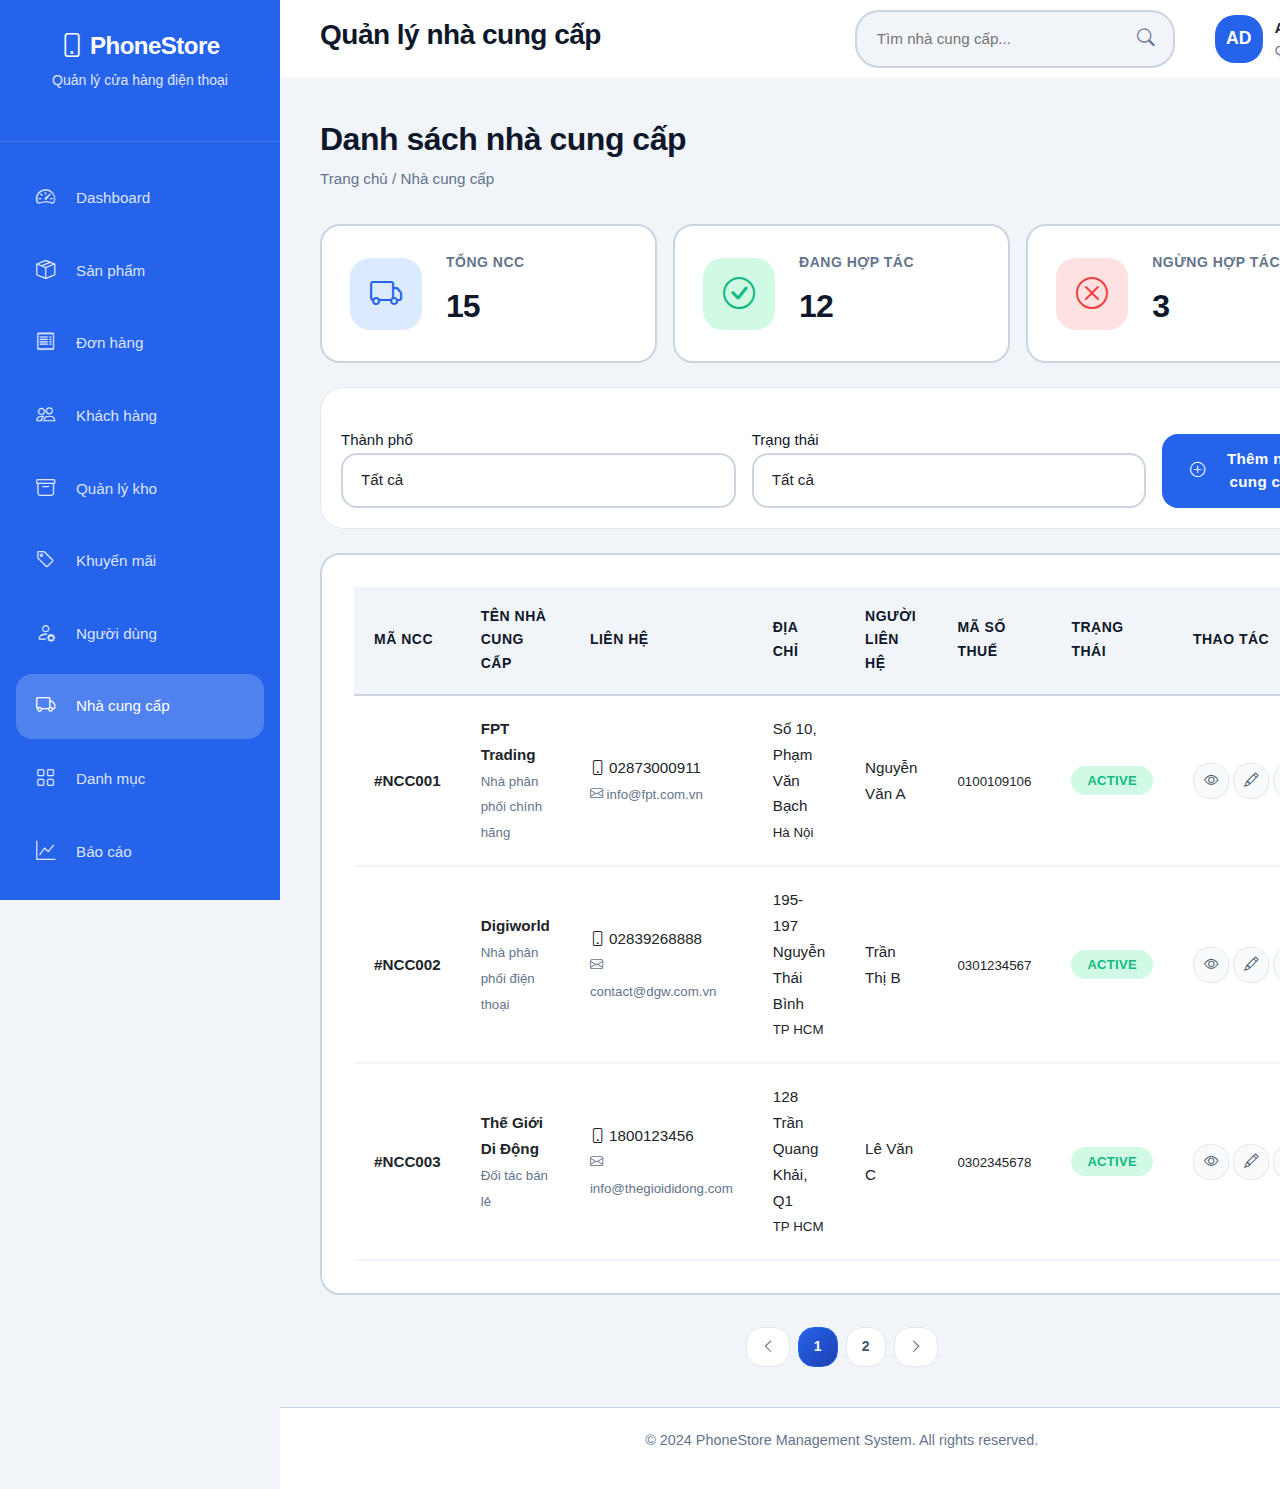
<file: pages/suppliers.html>
<!DOCTYPE html>
<html lang="vi">
<head>
  <meta charset="UTF-8">
  <meta name="viewport" content="width=device-width, initial-scale=1.0">
  <title>Quản lý nhà cung cấp - PhoneStore</title>
  <link href="https://cdn.jsdelivr.net/npm/bootstrap@5.3.0/dist/css/bootstrap.min.css" rel="stylesheet">
  <link rel="stylesheet" href="https://cdn.jsdelivr.net/npm/bootstrap-icons@1.11.0/font/bootstrap-icons.css">
  <link rel="stylesheet" href="../assets/css/style.css">
  <link rel="stylesheet" href="../assets/css/components.css">
</head>
<body>
  <div class="wrapper">
    <aside class="sidebar">
      <div class="sidebar-brand">
        <h3><i class="bi bi-phone"></i> PhoneStore</h3>
        <p>Quản lý cửa hàng điện thoại</p>
      </div>
      <ul class="sidebar-menu">
        <li><a href="index.html"><i class="bi bi-speedometer2"></i><span>Dashboard</span></a></li>
        <li><a href="products.html"><i class="bi bi-box-seam"></i><span>Sản phẩm</span></a></li>
        <li><a href="orders.html"><i class="bi bi-receipt"></i><span>Đơn hàng</span></a></li>
        <li><a href="customers.html"><i class="bi bi-people"></i><span>Khách hàng</span></a></li>
        <li><a href="inventory.html"><i class="bi bi-archive"></i><span>Quản lý kho</span></a></li>
        <li><a href="promotions.html"><i class="bi bi-tag"></i><span>Khuyến mãi</span></a></li>
        <li class="menu-divider"><a href="users.html"><i class="bi bi-person-gear"></i><span>Người dùng</span></a></li>
        <li><a href="suppliers.html" class="active"><i class="bi bi-truck"></i><span>Nhà cung cấp</span></a></li>
        <li><a href="categories.html"><i class="bi bi-grid"></i><span>Danh mục</span></a></li>
        <li><a href="reports.html"><i class="bi bi-graph-up"></i><span>Báo cáo</span></a></li>
        <li><a href="#"><i class="bi bi-box-arrow-right"></i><span>Đăng xuất</span></a></li>
      </ul>
    </aside>

    <div class="main-content">
      <header class="header">
        <div class="header-left">
          <h2>Quản lý nhà cung cấp</h2>
        </div>
        <div class="header-right">
          <div class="header-search">
            <input type="text" placeholder="Tìm nhà cung cấp...">
            <i class="bi bi-search"></i>
          </div>
          <div class="header-user">
            <div class="user-avatar">AD</div>
            <div class="user-info">
              <div style="font-weight: 600; font-size: 0.9rem;">Admin</div>
              <div style="font-size: 0.8rem; color: var(--text-muted);">Quản trị viên</div>
            </div>
          </div>
        </div>
      </header>

      <div class="content">
        <div class="page-title">
          <h1>Danh sách nhà cung cấp</h1>
          <div class="breadcrumb">Trang chủ / Nhà cung cấp</div>
        </div>

        <!-- Stats -->
        <div class="row g-3 mb-4">
          <div class="col-md-4">
            <div class="stat-card">
              <div class="stat-icon blue">
                <i class="bi bi-truck"></i>
              </div>
              <div class="stat-info">
                <h4>Tổng NCC</h4>
                <div class="stat-value">15</div>
              </div>
            </div>
          </div>
          <div class="col-md-4">
            <div class="stat-card">
              <div class="stat-icon green">
                <i class="bi bi-check-circle"></i>
              </div>
              <div class="stat-info">
                <h4>Đang hợp tác</h4>
                <div class="stat-value">12</div>
              </div>
            </div>
          </div>
          <div class="col-md-4">
            <div class="stat-card">
              <div class="stat-icon red">
                <i class="bi bi-x-circle"></i>
              </div>
              <div class="stat-info">
                <h4>Ngừng hợp tác</h4>
                <div class="stat-value">3</div>
              </div>
            </div>
          </div>
        </div>

        <!-- Filter -->
        <div class="filter-bar">
          <div class="filter-row">
            <div class="filter-group">
              <label>Thành phố</label>
              <select class="form-control">
                <option>Tất cả</option>
                <option>Hà Nội</option>
                <option>TP HCM</option>
                <option>Đà Nẵng</option>
              </select>
            </div>
            <div class="filter-group">
              <label>Trạng thái</label>
              <select class="form-control">
                <option>Tất cả</option>
                <option>Active</option>
                <option>Inactive</option>
              </select>
            </div>
            <div class="filter-group" style="flex: 0;">
              <label>&nbsp;</label>
              <button class="btn btn-primary">
                <i class="bi bi-plus-circle"></i> Thêm nhà cung cấp
              </button>
            </div>
          </div>
        </div>

        <!-- Suppliers Table -->
        <div class="card">
          <div class="card-body">
            <div class="table-responsive">
              <table>
                <thead>
                  <tr>
                    <th>Mã NCC</th>
                    <th>Tên nhà cung cấp</th>
                    <th>Liên hệ</th>
                    <th>Địa chỉ</th>
                    <th>Người liên hệ</th>
                    <th>Mã số thuế</th>
                    <th>Trạng thái</th>
                    <th>Thao tác</th>
                  </tr>
                </thead>
                <tbody>
                  <tr>
                    <td><strong>#NCC001</strong></td>
                    <td>
                      <div style="font-weight: 600;">FPT Trading</div>
                      <small style="color: var(--text-muted);">Nhà phân phối chính hãng</small>
                    </td>
                    <td>
                      <div><i class="bi bi-phone"></i> 02873000911</div>
                      <small style="color: var(--text-muted);"><i class="bi bi-envelope"></i> info@fpt.com.vn</small>
                    </td>
                    <td>Số 10, Phạm Văn Bạch<br><small>Hà Nội</small></td>
                    <td>Nguyễn Văn A</td>
                    <td><small>0100109106</small></td>
                    <td><span class="badge badge-success">Active</span></td>
                    <td style="white-space: nowrap;">
                      <button class="action-btn view"><i class="bi bi-eye"></i></button>
                      <button class="action-btn edit"><i class="bi bi-pencil"></i></button>
                      <button class="action-btn delete"><i class="bi bi-trash"></i></button>
                    </td>
                  </tr>
                  <tr>
                    <td><strong>#NCC002</strong></td>
                    <td>
                      <div style="font-weight: 600;">Digiworld</div>
                      <small style="color: var(--text-muted);">Nhà phân phối điện thoại</small>
                    </td>
                    <td>
                      <div><i class="bi bi-phone"></i> 02839268888</div>
                      <small style="color: var(--text-muted);"><i class="bi bi-envelope"></i> contact@dgw.com.vn</small>
                    </td>
                    <td>195-197 Nguyễn Thái Bình<br><small>TP HCM</small></td>
                    <td>Trần Thị B</td>
                    <td><small>0301234567</small></td>
                    <td><span class="badge badge-success">Active</span></td>
                    <td style="white-space: nowrap;">
                      <button class="action-btn view"><i class="bi bi-eye"></i></button>
                      <button class="action-btn edit"><i class="bi bi-pencil"></i></button>
                      <button class="action-btn delete"><i class="bi bi-trash"></i></button>
                    </td>
                  </tr>
                  <tr>
                    <td><strong>#NCC003</strong></td>
                    <td>
                      <div style="font-weight: 600;">Thế Giới Di Động</div>
                      <small style="color: var(--text-muted);">Đối tác bán lẻ</small>
                    </td>
                    <td>
                      <div><i class="bi bi-phone"></i> 1800123456</div>
                      <small style="color: var(--text-muted);"><i class="bi bi-envelope"></i> info@thegioididong.com</small>
                    </td>
                    <td>128 Trần Quang Khải, Q1<br><small>TP HCM</small></td>
                    <td>Lê Văn C</td>
                    <td><small>0302345678</small></td>
                    <td><span class="badge badge-success">Active</span></td>
                    <td style="white-space: nowrap;">
                      <button class="action-btn view"><i class="bi bi-eye"></i></button>
                      <button class="action-btn edit"><i class="bi bi-pencil"></i></button>
                      <button class="action-btn delete"><i class="bi bi-trash"></i></button>
                    </td>
                  </tr>
                </tbody>
              </table>
            </div>
          </div>
        </div>

        <div class="pagination">
          <button><i class="bi bi-chevron-left"></i></button>
          <button class="active">1</button>
          <button>2</button>
          <button><i class="bi bi-chevron-right"></i></button>
        </div>
      </div>

      <footer style="background: white; padding: 20px 30px; text-align: center; border-top: 1px solid var(--border); margin-top: auto;">
        <p style="color: var(--text-muted); font-size: 0.9rem;">
          &copy; 2024 PhoneStore Management System. All rights reserved.
        </p>
      </footer>
    </div>
  </div>

  <script src="https://cdn.jsdelivr.net/npm/bootstrap@5.3.0/dist/js/bootstrap.bundle.min.js"></script>
  <script src="../assets/js/main.js"></script>
</body>
</html>
</file>
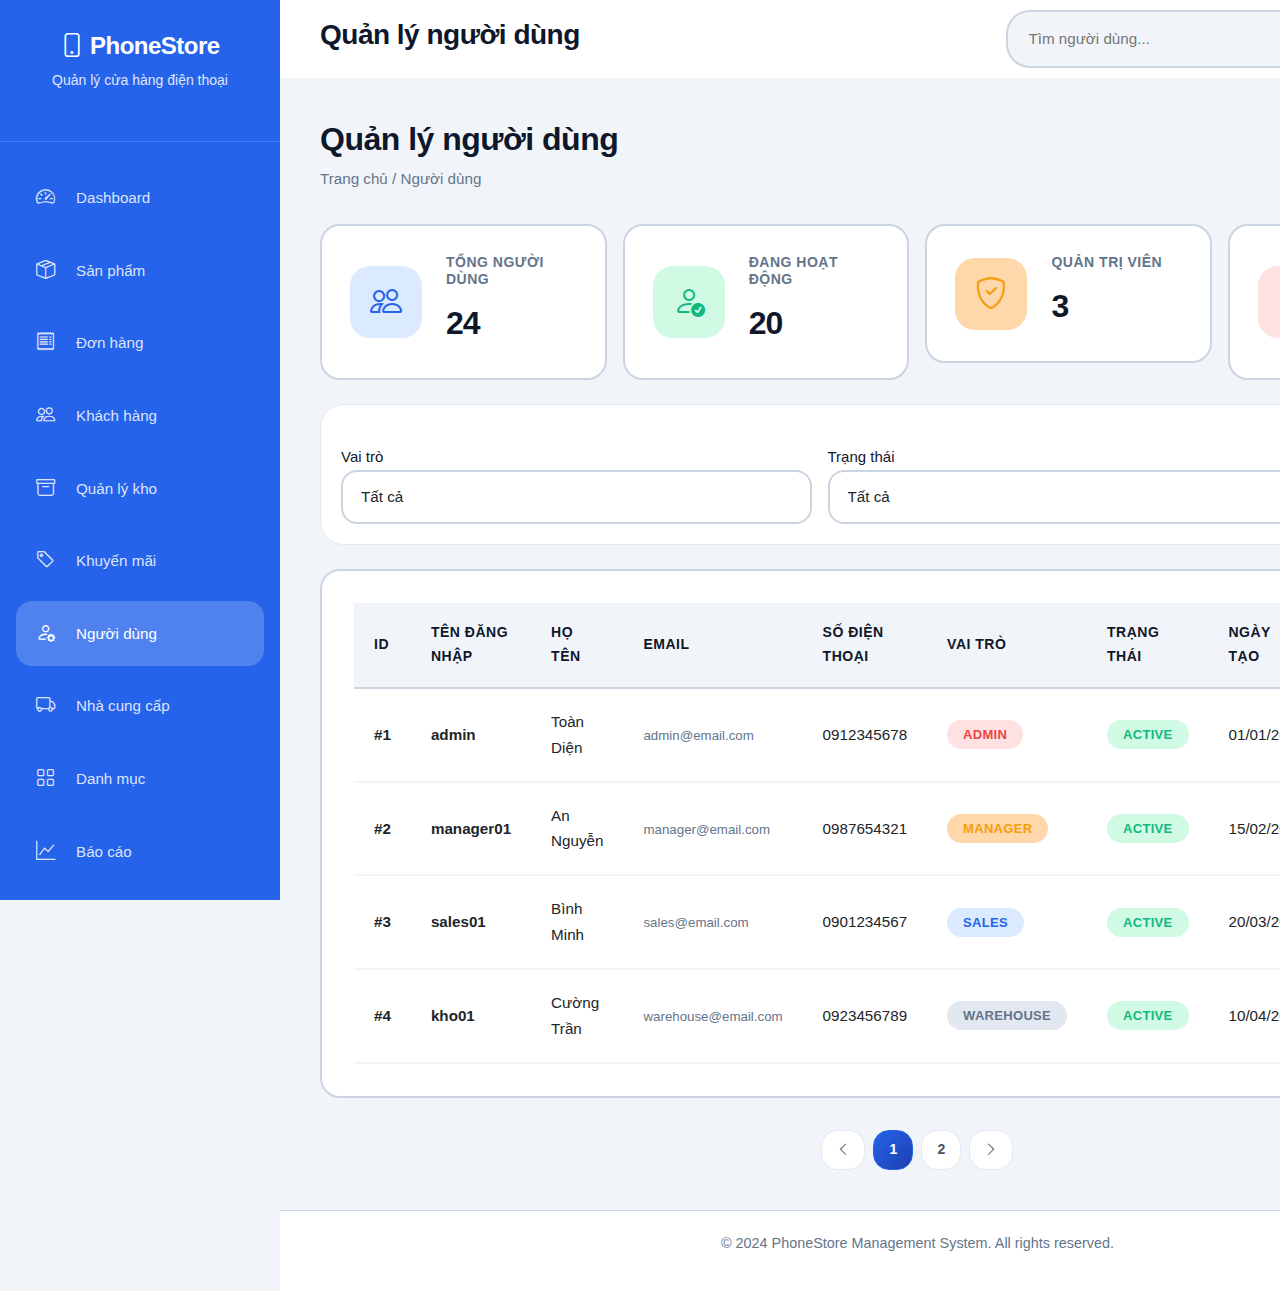
<file: pages/users.html>
<!DOCTYPE html>
<html lang="vi">
<head>
  <meta charset="UTF-8">
  <meta name="viewport" content="width=device-width, initial-scale=1.0">
  <title>Quản lý người dùng - PhoneStore</title>
  <link href="https://cdn.jsdelivr.net/npm/bootstrap@5.3.0/dist/css/bootstrap.min.css" rel="stylesheet">
  <link rel="stylesheet" href="https://cdn.jsdelivr.net/npm/bootstrap-icons@1.11.0/font/bootstrap-icons.css">
  <link rel="stylesheet" href="../assets/css/style.css">
  <link rel="stylesheet" href="../assets/css/components.css">
</head>
<body>
  <div class="wrapper">
    <aside class="sidebar">
      <div class="sidebar-brand">
        <h3><i class="bi bi-phone"></i> PhoneStore</h3>
        <p>Quản lý cửa hàng điện thoại</p>
      </div>
      <ul class="sidebar-menu">
        <li><a href="index.html"><i class="bi bi-speedometer2"></i><span>Dashboard</span></a></li>
        <li><a href="products.html"><i class="bi bi-box-seam"></i><span>Sản phẩm</span></a></li>
        <li><a href="orders.html"><i class="bi bi-receipt"></i><span>Đơn hàng</span></a></li>
        <li><a href="customers.html"><i class="bi bi-people"></i><span>Khách hàng</span></a></li>
        <li><a href="inventory.html"><i class="bi bi-archive"></i><span>Quản lý kho</span></a></li>
        <li><a href="promotions.html"><i class="bi bi-tag"></i><span>Khuyến mãi</span></a></li>
        <li class="menu-divider"><a href="users.html" class="active"><i class="bi bi-person-gear"></i><span>Người dùng</span></a></li>
        <li><a href="suppliers.html"><i class="bi bi-truck"></i><span>Nhà cung cấp</span></a></li>
        <li><a href="categories.html"><i class="bi bi-grid"></i><span>Danh mục</span></a></li>
        <li><a href="reports.html"><i class="bi bi-graph-up"></i><span>Báo cáo</span></a></li>
        <li><a href="#"><i class="bi bi-box-arrow-right"></i><span>Đăng xuất</span></a></li>
      </ul>
    </aside>

    <div class="main-content">
      <header class="header">
        <div class="header-left">
          <h2>Quản lý người dùng</h2>
        </div>
        <div class="header-right">
          <div class="header-search">
            <input type="text" placeholder="Tìm người dùng...">
            <i class="bi bi-search"></i>
          </div>
          <div class="header-user">
            <div class="user-avatar">AD</div>
            <div class="user-info">
              <div style="font-weight: 600; font-size: 0.9rem;">Admin</div>
              <div style="font-size: 0.8rem; color: var(--text-muted);">Quản trị viên</div>
            </div>
          </div>
        </div>
      </header>

      <div class="content">
        <div class="page-title">
          <h1>Quản lý người dùng</h1>
          <div class="breadcrumb">Trang chủ / Người dùng</div>
        </div>

        <!-- Stats -->
        <div class="row g-3 mb-4">
          <div class="col-md-3">
            <div class="stat-card">
              <div class="stat-icon blue">
                <i class="bi bi-people"></i>
              </div>
              <div class="stat-info">
                <h4>Tổng người dùng</h4>
                <div class="stat-value">24</div>
              </div>
            </div>
          </div>
          <div class="col-md-3">
            <div class="stat-card">
              <div class="stat-icon green">
                <i class="bi bi-person-check"></i>
              </div>
              <div class="stat-info">
                <h4>Đang hoạt động</h4>
                <div class="stat-value">20</div>
              </div>
            </div>
          </div>
          <div class="col-md-3">
            <div class="stat-card">
              <div class="stat-icon orange">
                <i class="bi bi-shield-check"></i>
              </div>
              <div class="stat-info">
                <h4>Quản trị viên</h4>
                <div class="stat-value">3</div>
              </div>
            </div>
          </div>
          <div class="col-md-3">
            <div class="stat-card">
              <div class="stat-icon red">
                <i class="bi bi-person-x"></i>
              </div>
              <div class="stat-info">
                <h4>Không hoạt động</h4>
                <div class="stat-value">4</div>
              </div>
            </div>
          </div>
        </div>

        <!-- Filter -->
        <div class="filter-bar">
          <div class="filter-row">
            <div class="filter-group">
              <label>Vai trò</label>
              <select class="form-control">
                <option>Tất cả</option>
                <option>Admin</option>
                <option>Manager</option>
                <option>Sales</option>
                <option>Warehouse</option>
              </select>
            </div>
            <div class="filter-group">
              <label>Trạng thái</label>
              <select class="form-control">
                <option>Tất cả</option>
                <option>Active</option>
                <option>Inactive</option>
              </select>
            </div>
            <div class="filter-group" style="flex: 0;">
              <label>&nbsp;</label>
              <button class="btn btn-primary">
                <i class="bi bi-plus-circle"></i> Thêm người dùng
              </button>
            </div>
          </div>
        </div>

        <!-- Users Table -->
        <div class="card">
          <div class="card-body">
            <div class="table-responsive">
              <table>
                <thead>
                  <tr>
                    <th>ID</th>
                    <th>Tên đăng nhập</th>
                    <th>Họ tên</th>
                    <th>Email</th>
                    <th>Số điện thoại</th>
                    <th>Vai trò</th>
                    <th>Trạng thái</th>
                    <th>Ngày tạo</th>
                    <th>Thao tác</th>
                  </tr>
                </thead>
                <tbody>
                  <tr>
                    <td><strong>#1</strong></td>
                    <td><strong>admin</strong></td>
                    <td>Toàn Diện</td>
                    <td><small style="color: var(--text-muted);">admin@email.com</small></td>
                    <td>0912345678</td>
                    <td><span class="badge badge-danger">Admin</span></td>
                    <td><span class="badge badge-success">Active</span></td>
                    <td>01/01/2024</td>
                    <td style="white-space: nowrap;">
                      <button class="action-btn view"><i class="bi bi-eye"></i></button>
                      <button class="action-btn edit"><i class="bi bi-pencil"></i></button>
                    </td>
                  </tr>
                  <tr>
                    <td><strong>#2</strong></td>
                    <td><strong>manager01</strong></td>
                    <td>An Nguyễn</td>
                    <td><small style="color: var(--text-muted);">manager@email.com</small></td>
                    <td>0987654321</td>
                    <td><span class="badge badge-warning">Manager</span></td>
                    <td><span class="badge badge-success">Active</span></td>
                    <td>15/02/2024</td>
                    <td style="white-space: nowrap;">
                      <button class="action-btn view"><i class="bi bi-eye"></i></button>
                      <button class="action-btn edit"><i class="bi bi-pencil"></i></button>
                      <button class="action-btn delete"><i class="bi bi-trash"></i></button>
                    </td>
                  </tr>
                  <tr>
                    <td><strong>#3</strong></td>
                    <td><strong>sales01</strong></td>
                    <td>Bình Minh</td>
                    <td><small style="color: var(--text-muted);">sales@email.com</small></td>
                    <td>0901234567</td>
                    <td><span class="badge badge-primary">Sales</span></td>
                    <td><span class="badge badge-success">Active</span></td>
                    <td>20/03/2024</td>
                    <td style="white-space: nowrap;">
                      <button class="action-btn view"><i class="bi bi-eye"></i></button>
                      <button class="action-btn edit"><i class="bi bi-pencil"></i></button>
                      <button class="action-btn delete"><i class="bi bi-trash"></i></button>
                    </td>
                  </tr>
                  <tr>
                    <td><strong>#4</strong></td>
                    <td><strong>kho01</strong></td>
                    <td>Cường Trần</td>
                    <td><small style="color: var(--text-muted);">warehouse@email.com</small></td>
                    <td>0923456789</td>
                    <td><span class="badge badge-secondary">Warehouse</span></td>
                    <td><span class="badge badge-success">Active</span></td>
                    <td>10/04/2024</td>
                    <td style="white-space: nowrap;">
                      <button class="action-btn view"><i class="bi bi-eye"></i></button>
                      <button class="action-btn edit"><i class="bi bi-pencil"></i></button>
                      <button class="action-btn delete"><i class="bi bi-trash"></i></button>
                    </td>
                  </tr>
                </tbody>
              </table>
            </div>
          </div>
        </div>

        <div class="pagination">
          <button><i class="bi bi-chevron-left"></i></button>
          <button class="active">1</button>
          <button>2</button>
          <button><i class="bi bi-chevron-right"></i></button>
        </div>
      </div>

      <footer style="background: white; padding: 20px 30px; text-align: center; border-top: 1px solid var(--border); margin-top: auto;">
        <p style="color: var(--text-muted); font-size: 0.9rem;">
          &copy; 2024 PhoneStore Management System. All rights reserved.
        </p>
      </footer>
    </div>
  </div>

  <script src="https://cdn.jsdelivr.net/npm/bootstrap@5.3.0/dist/js/bootstrap.bundle.min.js"></script>
  <script src="../assets/js/main.js"></script>
</body>
</html>
</file>
<file: assets/css/style.css>
/* ===================================
   QUẢN LÝ CỬA HÀNG ĐIỆN THOẠI - FLAT DESIGN
   Bảng màu: Blue (#2563eb) + Gray (#64748b)
   =================================== */

:root {
  --primary: #2563eb;
  --primary-dark: #1e40af;
  --primary-light: #dbeafe;
  --secondary: #64748b;
  --success: #10b981;
  --warning: #f59e0b;
  --danger: #ef4444;
  --light: #f1f5f9;
  --dark: #0f172a;
  --border: #cbd5e1;
  --white: #ffffff;
  --sidebar-width: 280px;
  --header-height: 80px;
  --radius-sm: 12px;
  --radius-md: 16px;
  --radius-lg: 20px;
  --radius-xl: 24px;
}

* {
  margin: 0;
  padding: 0;
  box-sizing: border-box;
}

body {
  font-family: -apple-system, BlinkMacSystemFont, 'Inter', 'Segoe UI', 'Roboto', sans-serif;
  background-color: var(--light);
  color: var(--dark);
  line-height: 1.7;
  font-size: 15px;
  -webkit-font-smoothing: antialiased;
  -moz-osx-font-smoothing: grayscale;
}

/* ===== LAYOUT ===== */
.wrapper {
  display: flex;
  min-height: 100vh;
}

/* ===== SIDEBAR ===== */
.sidebar {
  width: var(--sidebar-width);
  background: var(--primary);
  color: white;
  position: fixed;
  height: 100vh;
  overflow-y: auto;
  z-index: 1000;
}

.sidebar-brand {
  padding: 32px 24px;
  text-align: center;
  border-bottom: 1px solid rgba(255,255,255,0.15);
}

.sidebar-brand h3 {
  font-size: 1.5rem;
  font-weight: 700;
  margin-bottom: 8px;
  letter-spacing: -0.5px;
}

.sidebar-brand p {
  font-size: 0.875rem;
  opacity: 0.85;
  font-weight: 500;
}

.sidebar-menu {
  list-style: none;
  padding: 24px 16px;
}

.sidebar-menu li {
  margin-bottom: 8px;
}

.sidebar-menu li a {
  display: flex;
  align-items: center;
  padding: 16px 20px;
  color: rgba(255,255,255,0.85);
  text-decoration: none;
  transition: all 0.2s ease;
  font-size: 0.95rem;
  font-weight: 500;
  border-radius: var(--radius-md);
}

.sidebar-menu li a:hover {
  background: rgba(255,255,255,0.12);
  color: white;
}

.sidebar-menu li a.active {
  background: rgba(255,255,255,0.2);
  color: white;
}

.sidebar-menu li a i {
  margin-right: 16px;
  font-size: 1.2rem;
  width: 24px;
}

/* ===== MAIN CONTENT ===== */
.main-content {
  margin-left: var(--sidebar-width);
  flex: 1;
  display: flex;
  flex-direction: column;
}

/* ===== HEADER ===== */
.header {
  background: var(--white);
  height: var(--header-height);
  padding: 0 40px;
  display: flex;
  align-items: center;
  justify-content: space-between;
  border-bottom: 2px solid var(--light);
  position: sticky;
  top: 0;
  z-index: 999;
}

.header-left h2 {
  font-size: 1.75rem;
  color: var(--dark);
  font-weight: 700;
  letter-spacing: -0.5px;
}

.header-right {
  display: flex;
  align-items: center;
  gap: 24px;
}

.header-search {
  position: relative;
}

.header-search input {
  padding: 14px 48px 14px 20px;
  border: 2px solid var(--border);
  border-radius: var(--radius-xl);
  width: 320px;
  font-size: 0.95rem;
  background: var(--light);
  transition: all 0.2s ease;
}

.header-search input:focus {
  outline: none;
  border-color: var(--primary);
  background: var(--white);
}

.header-search i {
  position: absolute;
  right: 20px;
  top: 50%;
  transform: translateY(-50%);
  color: var(--secondary);
  font-size: 1.1rem;
}

.header-user {
  display: flex;
  align-items: center;
  gap: 12px;
  cursor: pointer;
  padding: 10px 16px;
  border-radius: var(--radius-lg);
  transition: background 0.2s ease;
}

.header-user:hover {
  background: var(--light);
}

.user-avatar {
  width: 48px;
  height: 48px;
  border-radius: var(--radius-lg);
  background: var(--primary);
  display: flex;
  align-items: center;
  justify-content: center;
  color: white;
  font-weight: 700;
  font-size: 1.1rem;
}

/* ===== CONTENT AREA ===== */
.content {
  padding: 40px;
  flex: 1;
}

.page-title {
  margin-bottom: 32px;
}

.page-title h1 {
  font-size: 2rem;
  color: var(--dark);
  margin-bottom: 8px;
  font-weight: 700;
  letter-spacing: -0.5px;
}

.breadcrumb {
  font-size: 0.95rem;
  color: var(--secondary);
  font-weight: 500;
}

/* ===== CARDS ===== */
.card {
  background: var(--white);
  border-radius: var(--radius-lg);
  border: 2px solid var(--border);
  margin-bottom: 32px;
  overflow: hidden;
}

.card-header {
  padding: 24px 32px;
  border-bottom: 2px solid var(--light);
  display: flex;
  justify-content: space-between;
  align-items: center;
}

.card-header h3 {
  font-size: 1.25rem;
  color: var(--dark);
  font-weight: 700;
  letter-spacing: -0.3px;
}

.card-body {
  padding: 32px;
}

/* ===== STATS CARDS ===== */
.stats-grid {
  display: grid;
  grid-template-columns: repeat(auto-fit, minmax(260px, 1fr));
  gap: 24px;
  margin-bottom: 40px;
}

.stat-card {
  background: var(--white);
  padding: 28px;
  border-radius: var(--radius-lg);
  border: 2px solid var(--border);
  display: flex;
  align-items: center;
  gap: 24px;
  transition: all 0.2s ease;
}

.stat-card:hover {
  border-color: var(--primary);
}

.stat-icon {
  width: 72px;
  height: 72px;
  border-radius: var(--radius-lg);
  display: flex;
  align-items: center;
  justify-content: center;
  font-size: 2rem;
  flex-shrink: 0;
}

.stat-icon.blue { background: var(--primary-light); color: var(--primary); }
.stat-icon.green { background: #d1fae5; color: var(--success); }
.stat-icon.orange { background: #fed7aa; color: var(--warning); }
.stat-icon.red { background: #fee2e2; color: var(--danger); }

.stat-info h4 {
  font-size: 0.875rem;
  color: var(--secondary);
  font-weight: 600;
  margin-bottom: 8px;
  text-transform: uppercase;
  letter-spacing: 0.5px;
}

.stat-info .stat-value {
  font-size: 2rem;
  font-weight: 800;
  color: var(--dark);
  letter-spacing: -1px;
}

.stat-info .stat-change {
  font-size: 0.875rem;
  margin-top: 8px;
  font-weight: 600;
}

.stat-change.up { color: var(--success); }
.stat-change.down { color: var(--danger); }

/* ===== TABLES ===== */
.table-responsive {
  overflow-x: auto;
}

table {
  width: 100%;
  border-collapse: separate;
  border-spacing: 0;
}

table thead {
  background: var(--light);
}

table th {
  padding: 18px 20px;
  text-align: left;
  font-weight: 700;
  color: var(--dark);
  font-size: 0.875rem;
  border-bottom: 2px solid var(--border);
  text-transform: uppercase;
  letter-spacing: 0.5px;
}

table td {
  padding: 20px;
  border-bottom: 2px solid var(--light);
  font-size: 0.95rem;
}

table tbody tr {
  transition: background 0.2s ease;
}

table tbody tr:hover {
  background: var(--light);
}

/* ===== BADGES ===== */
.badge {
  display: inline-block;
  padding: 8px 16px;
  border-radius: var(--radius-xl);
  font-size: 0.8125rem;
  font-weight: 700;
  letter-spacing: 0.3px;
  text-transform: uppercase;
}

.badge-success { background: #d1fae5; color: var(--success); }
.badge-warning { background: #fed7aa; color: var(--warning); }
.badge-danger { background: #fee2e2; color: var(--danger); }
.badge-primary { background: var(--primary-light); color: var(--primary); }
.badge-secondary { background: #e2e8f0; color: var(--secondary); }

/* ===== BUTTONS ===== */
.btn {
  padding: 14px 28px;
  border: none;
  border-radius: var(--radius-md);
  font-size: 0.95rem;
  font-weight: 700;
  cursor: pointer;
  transition: all 0.2s ease;
  text-decoration: none;
  display: inline-flex;
  align-items: center;
  gap: 8px;
  letter-spacing: 0.3px;
}

.btn-primary {
  background: var(--primary);
  color: white;
}

.btn-primary:hover {
  background: var(--primary-dark);
  transform: translateY(-1px);
}

.btn-success {
  background: var(--success);
  color: white;
}

.btn-success:hover {
  background: #059669;
  transform: translateY(-1px);
}

.btn-danger {
  background: var(--danger);
  color: white;
}

.btn-danger:hover {
  background: #dc2626;
  transform: translateY(-1px);
}

.btn-secondary {
  background: var(--secondary);
  color: white;
}

.btn-secondary:hover {
  background: #475569;
  transform: translateY(-1px);
}

.btn-sm {
  padding: 10px 20px;
  font-size: 0.875rem;
}

/* ===== FORMS ===== */
.form-group {
  margin-bottom: 24px;
}

.form-group label {
  display: block;
  margin-bottom: 10px;
  font-weight: 700;
  color: var(--dark);
  font-size: 0.875rem;
  text-transform: uppercase;
  letter-spacing: 0.5px;
}

.form-control {
  width: 100%;
  padding: 14px 18px;
  border: 2px solid var(--border);
  border-radius: var(--radius-md);
  font-size: 0.95rem;
  transition: all 0.2s ease;
  background: var(--white);
  font-weight: 500;
}

.form-control:focus {
  outline: none;
  border-color: var(--primary);
  background: var(--white);
}

/* ===== RESPONSIVE ===== */
@media (max-width: 768px) {
  .sidebar {
    transform: translateX(-100%);
  }
  
  .main-content {
    margin-left: 0;
  }
  
  .stats-grid {
    grid-template-columns: 1fr;
  }
  
  .header-search input {
    width: 200px;
  }

  .content {
    padding: 24px;
  }

  .card-body {
    padding: 24px;
  }
}

/* ===== SCROLLBAR ===== */
::-webkit-scrollbar {
  width: 12px;
}

::-webkit-scrollbar-track {
  background: var(--light);
}

::-webkit-scrollbar-thumb {
  background: var(--border);
  border-radius: 6px;
}

::-webkit-scrollbar-thumb:hover {
  background: var(--secondary);
}
</file>
<file: assets/css/components.css>
/* ===================================
   REUSABLE COMPONENTS - 2026 EDITION
   =================================== */

/* CSS Variables for components */
:root {
  --bg-card: #ffffff;
  --bg-secondary: #f8fafc;
  --border-color: #e2e8f0;
  --text-primary: #0f172a;
  --text-secondary: #475569;
  --text-muted: #64748b;
  --accent-violet: #8b5cf6;
  --accent-rose: #f43f5e;
  --accent-emerald: #10b981;
  --shadow-xl: 0 20px 25px -5px rgba(0, 0, 0, 0.1), 0 10px 10px -5px rgba(0, 0, 0, 0.04);
  --transition-base: 0.3s ease;
  --transition-fast: 0.15s ease;
}

/* ===== PRODUCT CARD ===== */
.product-grid {
  display: grid;
  grid-template-columns: repeat(auto-fill, minmax(280px, 1fr));
  gap: 24px;
}

.product-card {
  background: var(--bg-card);
  backdrop-filter: blur(20px);
  border-radius: var(--radius-xl);
  overflow: hidden;
  border: 1px solid var(--border-color);
  transition: all var(--transition-base);
  position: relative;
}

.product-card:hover {
  transform: translateY(-8px);
  box-shadow: var(--shadow-xl);
  border-color: var(--primary);
}

.product-image {
  width: 100%;
  height: 200px;
  background: linear-gradient(135deg, var(--primary) 0%, var(--accent-violet) 100%);
  display: flex;
  align-items: center;
  justify-content: center;
  color: white;
  font-size: 3.5rem;
  position: relative;
}

.product-body {
  padding: 20px;
}

.product-category {
  font-size: 0.7rem;
  color: var(--primary);
  margin-bottom: 8px;
  font-weight: 700;
  text-transform: uppercase;
  letter-spacing: 1px;
}

.product-name {
  font-size: 1rem;
  font-weight: 700;
  color: var(--text-primary);
  margin-bottom: 12px;
  line-height: 1.4;
}

.product-price {
  font-size: 1.35rem;
  font-weight: 800;
  color: var(--primary);
  margin-bottom: 12px;
}

.product-stock {
  font-size: 0.8rem;
  color: var(--text-muted);
  font-weight: 500;
  margin-bottom: 16px;
}

.product-actions {
  display: flex;
  gap: 8px;
}

/* ===== ACTION BUTTONS ===== */
.action-btn {
  width: 36px;
  height: 36px;
  border-radius: var(--radius-md);
  border: 1px solid var(--border-color);
  background: var(--bg-secondary);
  cursor: pointer;
  display: inline-flex;
  align-items: center;
  justify-content: center;
  transition: all var(--transition-fast);
  font-size: 0.9rem;
  color: var(--text-secondary);
}

.action-btn:hover {
  transform: scale(1.1);
}

.action-btn.edit:hover {
  background: var(--primary);
  color: white;
  border-color: var(--primary);
}

.action-btn.delete:hover {
  background: var(--accent-rose);
  color: white;
  border-color: var(--accent-rose);
}

.action-btn.view:hover {
  background: var(--accent-emerald);
  color: white;
  border-color: var(--accent-emerald);
}

/* ===== PAGINATION ===== */
.pagination {
  display: flex;
  justify-content: center;
  align-items: center;
  gap: 8px;
  margin-top: 28px;
}

.pagination button {
  min-width: 40px;
  height: 40px;
  padding: 0 14px;
  border: 1px solid var(--border-color);
  background: var(--bg-card);
  border-radius: var(--radius-md);
  cursor: pointer;
  transition: all var(--transition-fast);
  font-weight: 600;
  font-size: 0.875rem;
  color: var(--text-secondary);
}

.pagination button:hover {
  border-color: var(--primary);
  color: var(--primary);
}

.pagination button.active {
  background: linear-gradient(135deg, var(--primary) 0%, var(--primary-dark) 100%);
  color: white;
  border-color: var(--primary);
}

/* ===== MODAL ===== */
.modal-overlay {
  position: fixed;
  top: 0;
  left: 0;
  right: 0;
  bottom: 0;
  background: rgba(15, 23, 42, 0.7);
  backdrop-filter: blur(8px);
  display: none;
  align-items: center;
  justify-content: center;
  z-index: 9999;
}

.modal {
  background: var(--bg-card);
  backdrop-filter: blur(20px);
  border-radius: var(--radius-xl);
  max-width: 560px;
  width: 90%;
  max-height: 90vh;
  overflow: hidden;
  border: 1px solid var(--border-color);
  box-shadow: var(--shadow-xl);
}

.modal-header {
  padding: 24px 28px;
  border-bottom: 1px solid var(--border-color);
  display: flex;
  justify-content: space-between;
  align-items: center;
}

.modal-header h3 {
  font-size: 1.15rem;
  font-weight: 700;
}

.modal-body {
  padding: 28px;
  overflow-y: auto;
}

.modal-footer {
  padding: 20px 28px;
  border-top: 1px solid var(--border-color);
  display: flex;
  justify-content: flex-end;
  gap: 12px;
}

/* ===== FILTER BAR ===== */
.filter-bar {
  background: var(--bg-card);
  backdrop-filter: blur(20px);
  padding: 20px;
  border-radius: var(--radius-xl);
  margin-bottom: 24px;
  border: 1px solid var(--border-color);
}

.filter-row {
  display: flex;
  gap: 16px;
  align-items: end;
  flex-wrap: wrap;
}

.filter-group {
  flex: 1;
  min-width: 180px;
}

/* ===== EMPTY STATE ===== */
.empty-state {
  text-align: center;
  padding: 60px 20px;
  color: var(--text-muted);
}

.empty-state i {
  font-size: 4rem;
  margin-bottom: 20px;
  opacity: 0.3;
}

.empty-state h3 {
  font-size: 1.25rem;
  margin-bottom: 10px;
  color: var(--text-primary);
}

/* ===== SPINNER ===== */
.spinner {
  width: 40px;
  height: 40px;
  border: 3px solid var(--border-color);
  border-top-color: var(--primary);
  border-radius: 50%;
  animation: spin 1s linear infinite;
  margin: 20px auto;
}

@keyframes spin {
  to { transform: rotate(360deg); }
}
</file>
